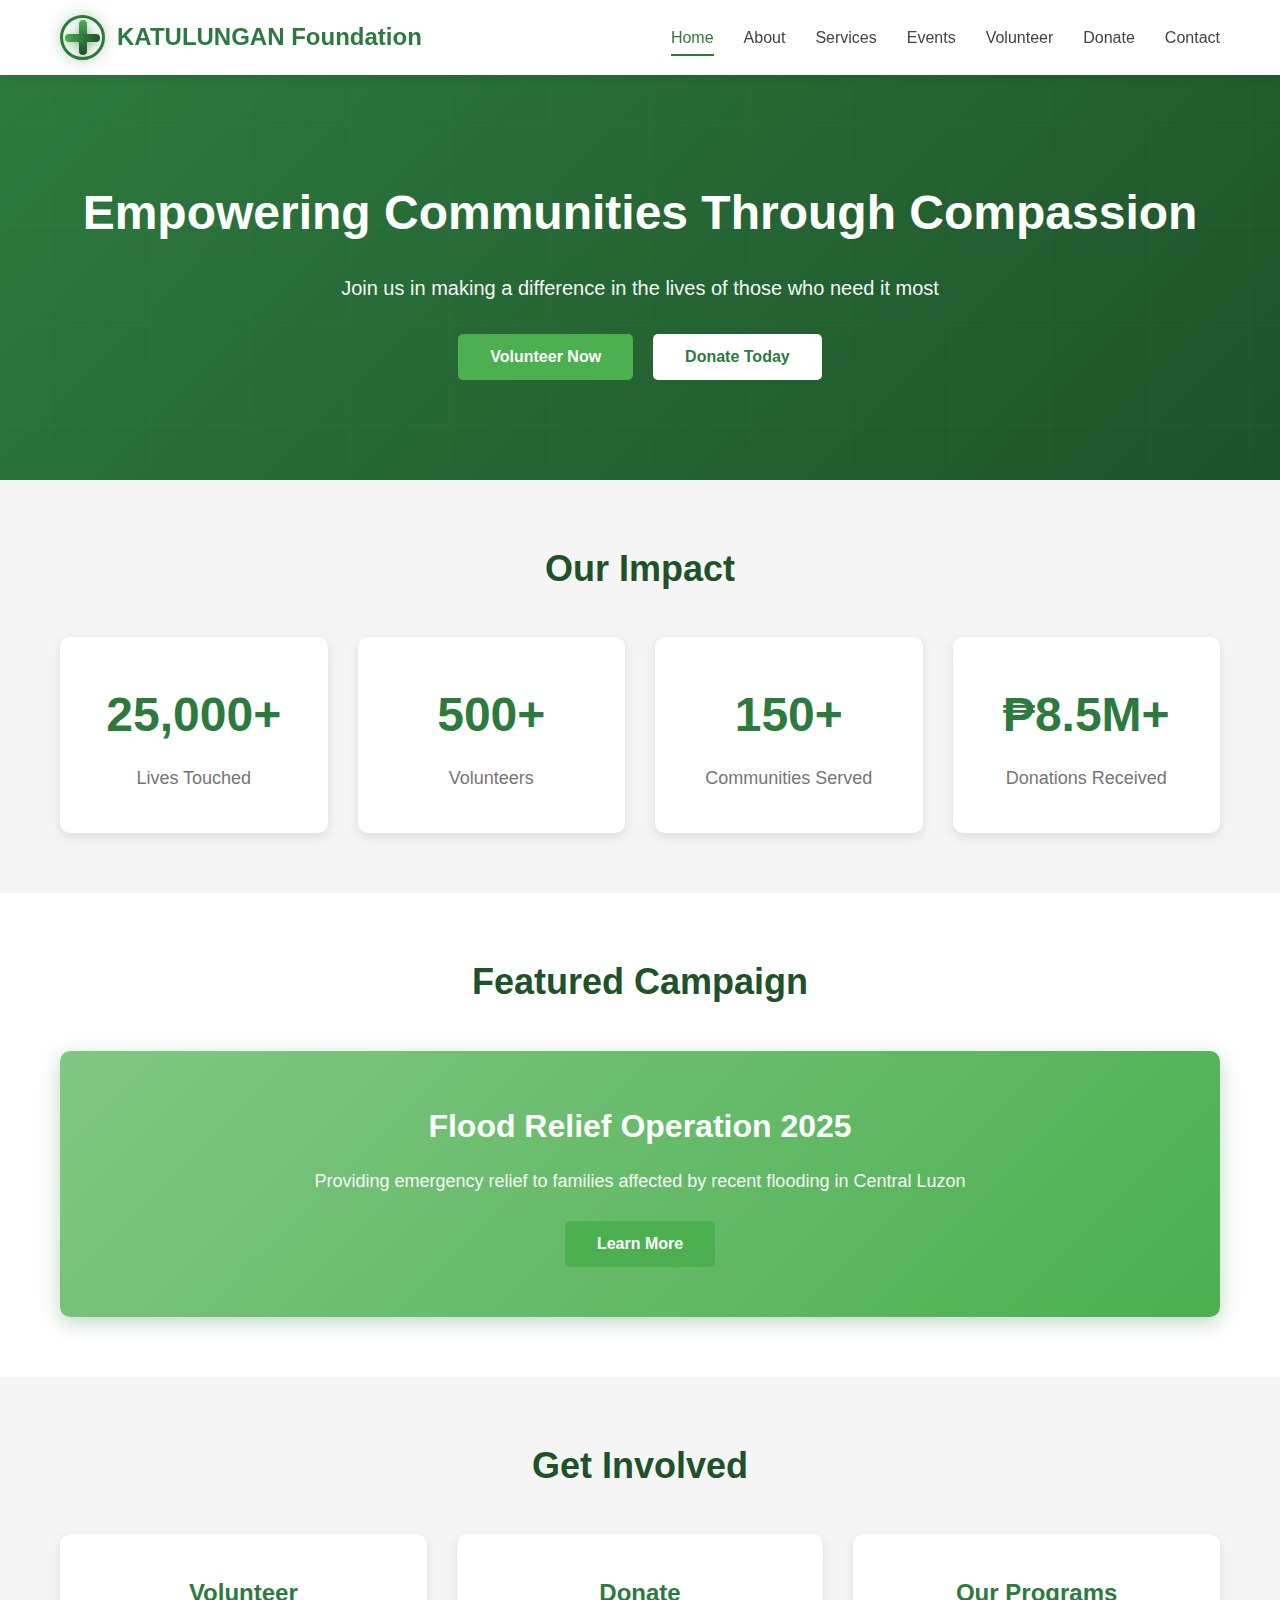
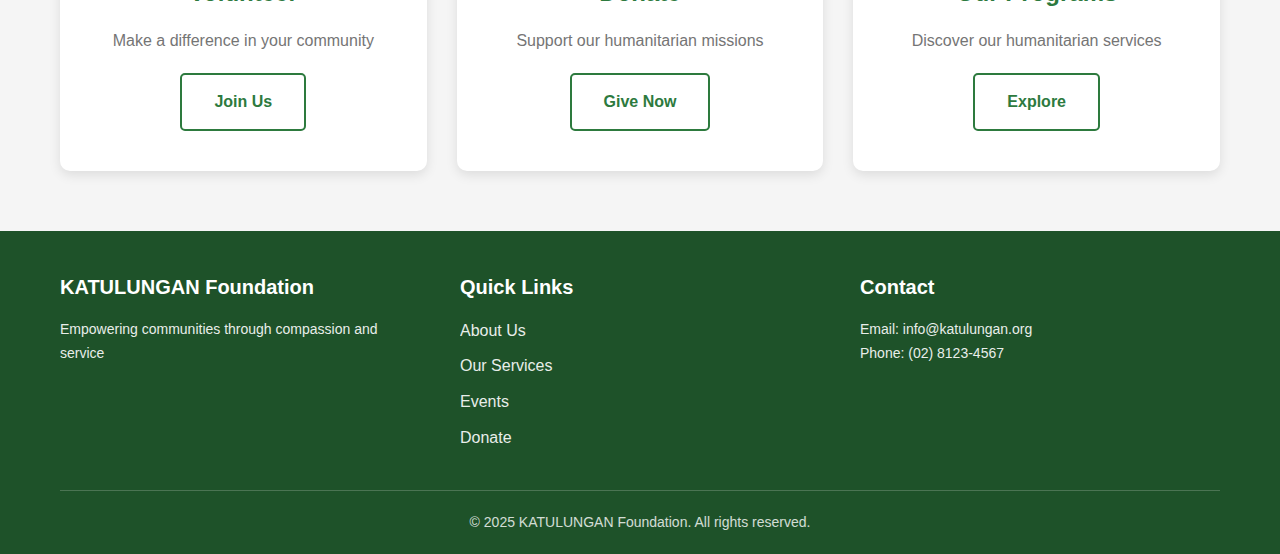
<file: index.html>
<!DOCTYPE html>
<html lang="en">
<head>
    <meta charset="UTF-8">
    <meta name="viewport" content="width=device-width, initial-scale=1.0">
    <title>KATULUNGAN Foundation - Empowering Communities</title>
    <link rel="stylesheet" href="style.css">
</head>
<body>
    <nav class="navbar">
        <div class="container">
            <div class="logo">
                <div class="logo-cross">
                    <div class="cross-vertical"></div>
                    <div class="cross-horizontal"></div>
                    <div class="cross-circle"></div>
                </div>
                <span class="logo-text">KATULUNGAN Foundation</span>
            </div>
            <ul class="nav-links">
                <li><a href="index.html" class="active">Home</a></li>
                <li><a href="about.html">About</a></li>
                <li><a href="services.html">Services</a></li>
                <li><a href="events.html">Events</a></li>
                <li><a href="volunteer.html">Volunteer</a></li>
                <li><a href="donate.html">Donate</a></li>
                <li><a href="contact.html">Contact</a></li>
            </ul>
        </div>
    </nav>

    <section class="hero">
        <div class="hero-overlay"></div>
        <div class="hero-content">
            <h1>Empowering Communities Through Compassion</h1>
            <p>Join us in making a difference in the lives of those who need it most</p>
            <div class="cta-buttons">
                <button class="btn btn-primary" onclick="window.location.href='volunteer.html'">Volunteer Now</button>
                <button class="btn btn-secondary" onclick="window.location.href='donate.html'">Donate Today</button>
            </div>
        </div>
    </section>

    <section class="highlights">
        <div class="container">
            <h2>Our Impact</h2>
            <div class="stats-grid">
                <div class="stat-card">
                    <div class="stat-number">25,000+</div>
                    <div class="stat-label">Lives Touched</div>
                </div>
                <div class="stat-card">
                    <div class="stat-number">500+</div>
                    <div class="stat-label">Volunteers</div>
                </div>
                <div class="stat-card">
                    <div class="stat-number">150+</div>
                    <div class="stat-label">Communities Served</div>
                </div>
                <div class="stat-card">
                    <div class="stat-number">₱8.5M+</div>
                    <div class="stat-label">Donations Received</div>
                </div>
            </div>
        </div>
    </section>

    <section class="featured-campaign">
        <div class="container">
            <h2>Featured Campaign</h2>
            <div class="campaign-highlight" id="campaignHighlight">
                <div class="campaign-card">
                    <h3>Flood Relief Operation 2025</h3>
                    <p>Providing emergency relief to families affected by recent flooding in Central Luzon</p>
                    <button class="btn btn-primary" id="learnMoreBtn">Learn More</button>
                </div>
            </div>
        </div>
    </section>

    <section class="quick-links">
        <div class="container">
            <h2>Get Involved</h2>
            <div class="links-grid">
                <div class="link-card">
                    <h3>Volunteer</h3>
                    <p>Make a difference in your community</p>
                    <a href="volunteer.html" class="btn btn-outline">Join Us</a>
                </div>
                <div class="link-card">
                    <h3>Donate</h3>
                    <p>Support our humanitarian missions</p>
                    <a href="donate.html" class="btn btn-outline">Give Now</a>
                </div>
                <div class="link-card">
                    <h3>Our Programs</h3>
                    <p>Discover our humanitarian services</p>
                    <a href="services.html" class="btn btn-outline">Explore</a>
                </div>
            </div>
        </div>
    </section>

    <!-- Modal for Campaign Highlight -->
    <div id="campaignModal" class="modal">
        <div class="modal-content">
            <span class="close">&times;</span>
            <h2>Flood Relief Operation 2025</h2>
            <p>Our emergency response team is actively working in Central Luzon to provide:</p>
            <ul>
                <li>Emergency food packages to 5,000 families</li>
                <li>Clean water and hygiene kits</li>
                <li>Medical assistance and supplies</li>
                <li>Temporary shelter materials</li>
            </ul>
            <p><strong>Your support makes this possible.</strong></p>
            <button class="btn btn-primary" onclick="window.location.href='donate.html'">Support This Campaign</button>
        </div>
    </div>

    <footer>
        <div class="container">
            <div class="footer-content">
                <div class="footer-section">
                    <h4>KATULUNGAN Foundation</h4>
                    <p>Empowering communities through compassion and service</p>
                </div>
                <div class="footer-section">
                    <h4>Quick Links</h4>
                    <ul>
                        <li><a href="about.html">About Us</a></li>
                        <li><a href="services.html">Our Services</a></li>
                        <li><a href="events.html">Events</a></li>
                        <li><a href="donate.html">Donate</a></li>
                    </ul>
                </div>
                <div class="footer-section">
                    <h4>Contact</h4>
                    <p>Email: info@katulungan.org</p>
                    <p>Phone: (02) 8123-4567</p>
                </div>
            </div>
            <div class="footer-bottom">
                <p>&copy; 2025 KATULUNGAN Foundation. All rights reserved.</p>
            </div>
        </div>
    </footer>

    <script src="main.js"></script>
</body>
</html>
</file>
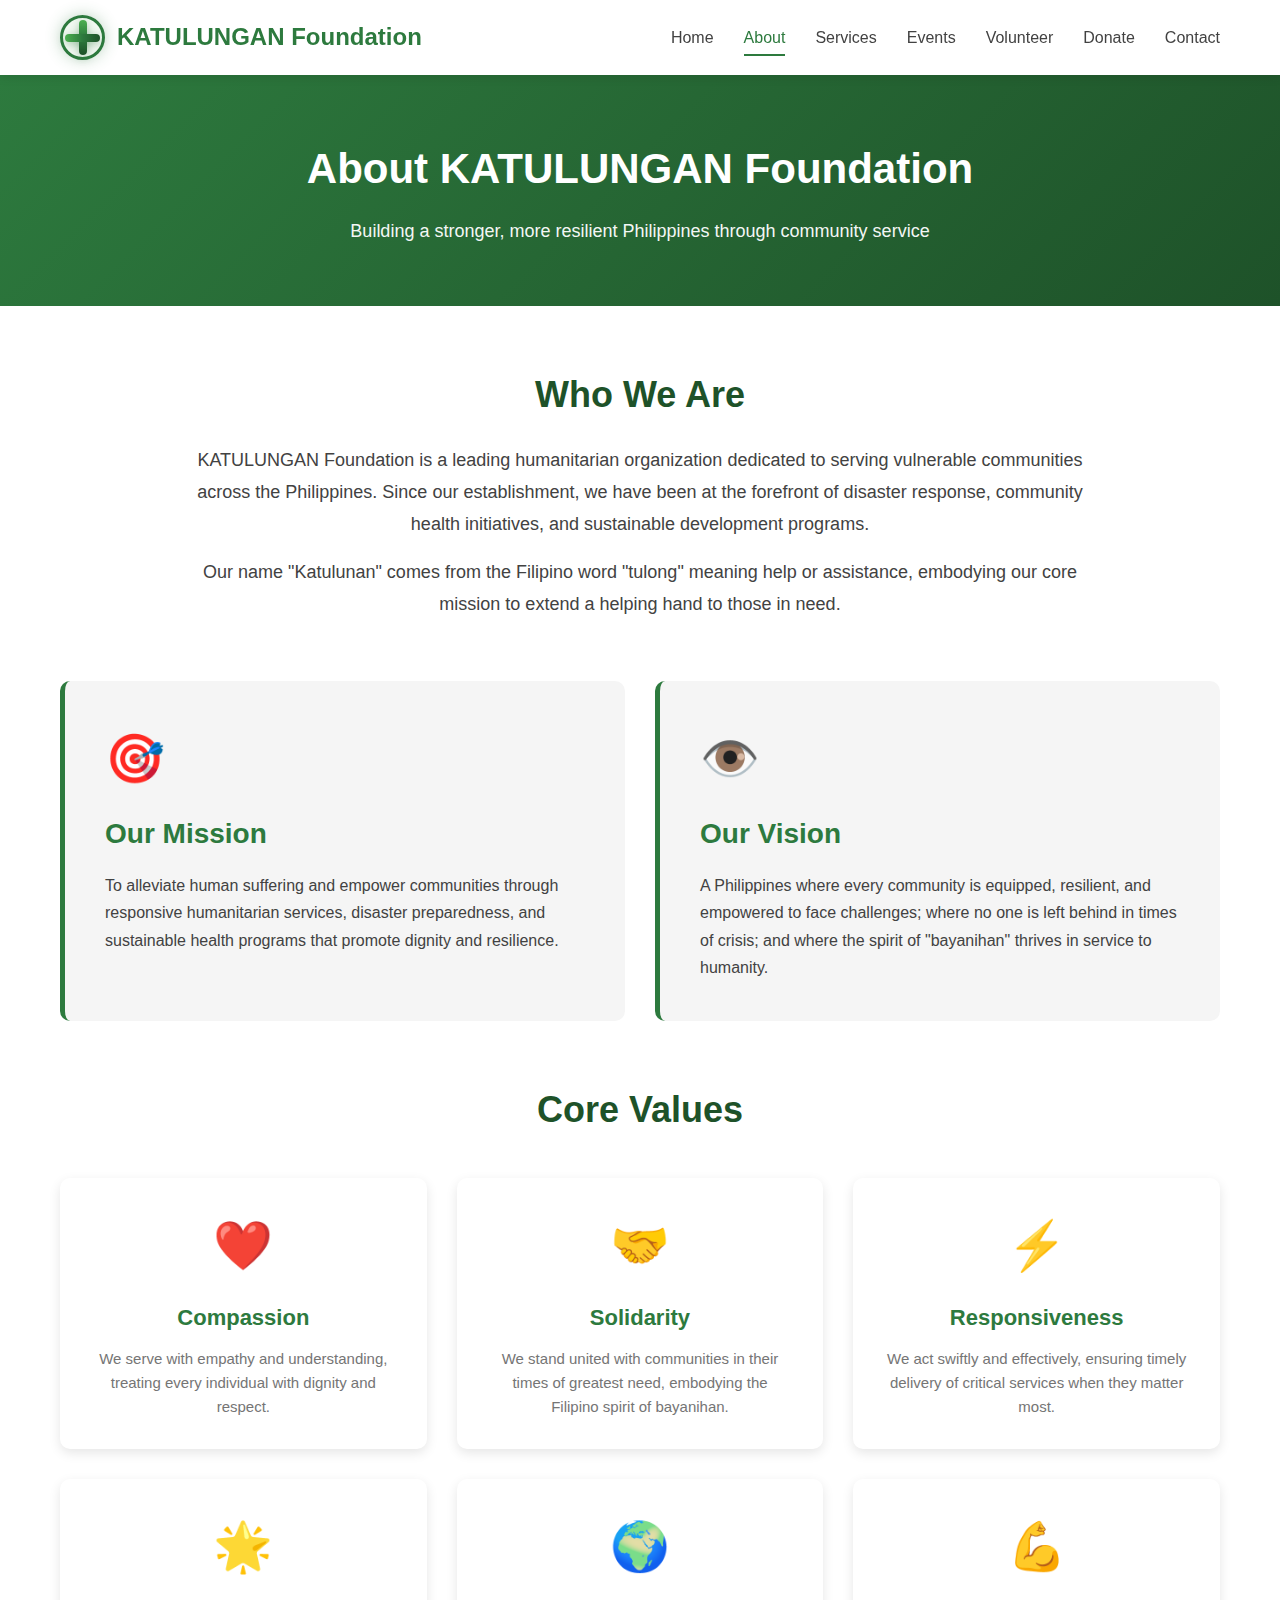
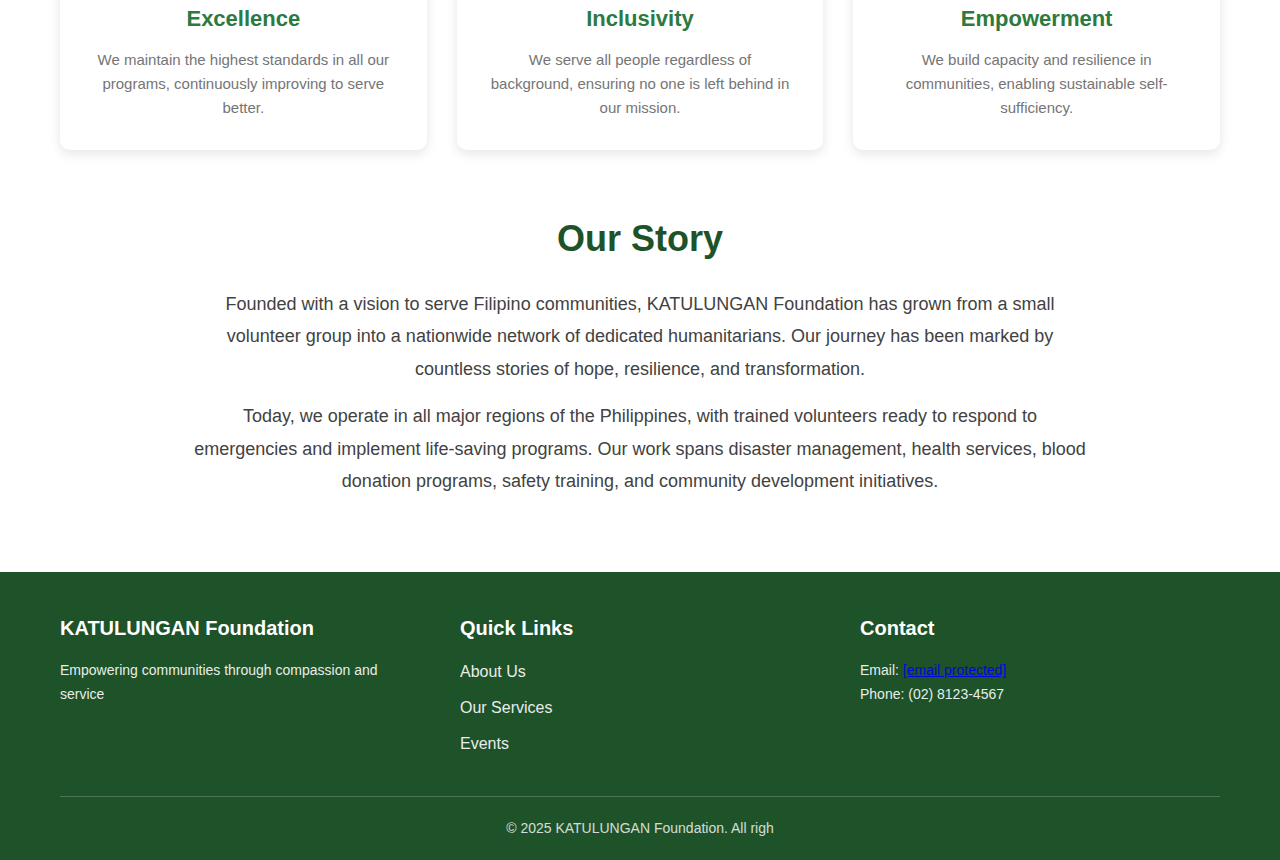
<file: About.html>
<!DOCTYPE html>
<html lang="en">
<head>
    <meta charset="UTF-8">
    <meta name="viewport" content="width=device-width, initial-scale=1.0">
    <title>About Us - KATULUNGAN Foundation</title>
    <link rel="stylesheet" href="style.css">
</head>
<body>
    <nav class="navbar">
        <div class="container">
            <div class="logo">
                <div class="logo-cross">
                    <div class="cross-vertical"></div>
                    <div class="cross-horizontal"></div>
                    <div class="cross-circle"></div>
                </div>
                <span class="logo-text">KATULUNGAN Foundation</span>
            </div>
            <ul class="nav-links">
                <li><a href="index.html">Home</a></li>
                <li><a href="about.html" class="active">About</a></li>
                <li><a href="services.html">Services</a></li>
                <li><a href="events.html">Events</a></li>
                <li><a href="volunteer.html">Volunteer</a></li>
                <li><a href="donate.html">Donate</a></li>
                <li><a href="contact.html">Contact</a></li>
            </ul>
        </div>
    </nav>

    <section class="page-header">
        <div class="container">
            <h1>About KATULUNGAN Foundation</h1>
            <p>Building a stronger, more resilient Philippines through community service</p>
        </div>
    </section>

    <section class="about-content">
        <div class="container">
            <div class="about-intro">
                <h2>Who We Are</h2>
                <p>KATULUNGAN Foundation is a leading humanitarian organization dedicated to serving vulnerable communities across the Philippines. Since our establishment, we have been at the forefront of disaster response, community health initiatives, and sustainable development programs.</p>
                <p>Our name "Katulunan" comes from the Filipino word "tulong" meaning help or assistance, embodying our core mission to extend a helping hand to those in need.</p>
            </div>

            <div class="mvv-section">
                <div class="mvv-card">
                    <div class="mvv-icon">🎯</div>
                    <h3>Our Mission</h3>
                    <p>To alleviate human suffering and empower communities through responsive humanitarian services, disaster preparedness, and sustainable health programs that promote dignity and resilience.</p>
                </div>

                <div class="mvv-card">
                    <div class="mvv-icon">👁️</div>
                    <h3>Our Vision</h3>
                    <p>A Philippines where every community is equipped, resilient, and empowered to face challenges; where no one is left behind in times of crisis; and where the spirit of "bayanihan" thrives in service to humanity.</p>
                </div>
            </div>

            <div class="values-section">
                <h2>Core Values</h2>
                <div class="values-grid">
                    <div class="value-card">
                        <div class="value-icon">❤️</div>
                        <h4>Compassion</h4>
                        <p>We serve with empathy and understanding, treating every individual with dignity and respect.</p>
                    </div>
                    <div class="value-card">
                        <div class="value-icon">🤝</div>
                        <h4>Solidarity</h4>
                        <p>We stand united with communities in their times of greatest need, embodying the Filipino spirit of bayanihan.</p>
                    </div>
                    <div class="value-card">
                        <div class="value-icon">⚡</div>
                        <h4>Responsiveness</h4>
                        <p>We act swiftly and effectively, ensuring timely delivery of critical services when they matter most.</p>
                    </div>
                    <div class="value-card">
                        <div class="value-icon">🌟</div>
                        <h4>Excellence</h4>
                        <p>We maintain the highest standards in all our programs, continuously improving to serve better.</p>
                    </div>
                    <div class="value-card">
                        <div class="value-icon">🌍</div>
                        <h4>Inclusivity</h4>
                        <p>We serve all people regardless of background, ensuring no one is left behind in our mission.</p>
                    </div>
                    <div class="value-card">
                        <div class="value-icon">💪</div>
                        <h4>Empowerment</h4>
                        <p>We build capacity and resilience in communities, enabling sustainable self-sufficiency.</p>
                    </div>
                </div>
            </div>

            <div class="history-section">
                <h2>Our Story</h2>
                <p>Founded with a vision to serve Filipino communities, KATULUNGAN Foundation has grown from a small volunteer group into a nationwide network of dedicated humanitarians. Our journey has been marked by countless stories of hope, resilience, and transformation.</p>
                <p>Today, we operate in all major regions of the Philippines, with trained volunteers ready to respond to emergencies and implement life-saving programs. Our work spans disaster management, health services, blood donation programs, safety training, and community development initiatives.</p>
            </div>
        </div>
    </section>

    <footer>
        <div class="container">
            <div class="footer-content">
                <div class="footer-section">
                    <h4>KATULUNGAN Foundation</h4>
                    <p>Empowering communities through compassion and service</p>
                </div>
                <div class="footer-section">
                    <h4>Quick Links</h4>
                    <ul>
                        <li><a href="about.html">About Us</a></li>
                        <li><a href="services.html">Our Services</a></li>
                        <li><a href="events.html">Events</a></li>
                    </ul>
                </div>
                <div class="footer-section">
                    <h4>Contact</h4>
                    <p>Email: <a href="/cdn-cgi/l/email-protection" class="__cf_email__" data-cfemail="e68f888089a68d8792938a93888788c8899481">[email&#160;protected]</a></p>
                    <p>Phone: (02) 8123-4567</p>
                </div>
            </div>
            <div class="footer-bottom">
                <p>&copy; 2025 KATULUNGAN Foundation. All righ
</file>
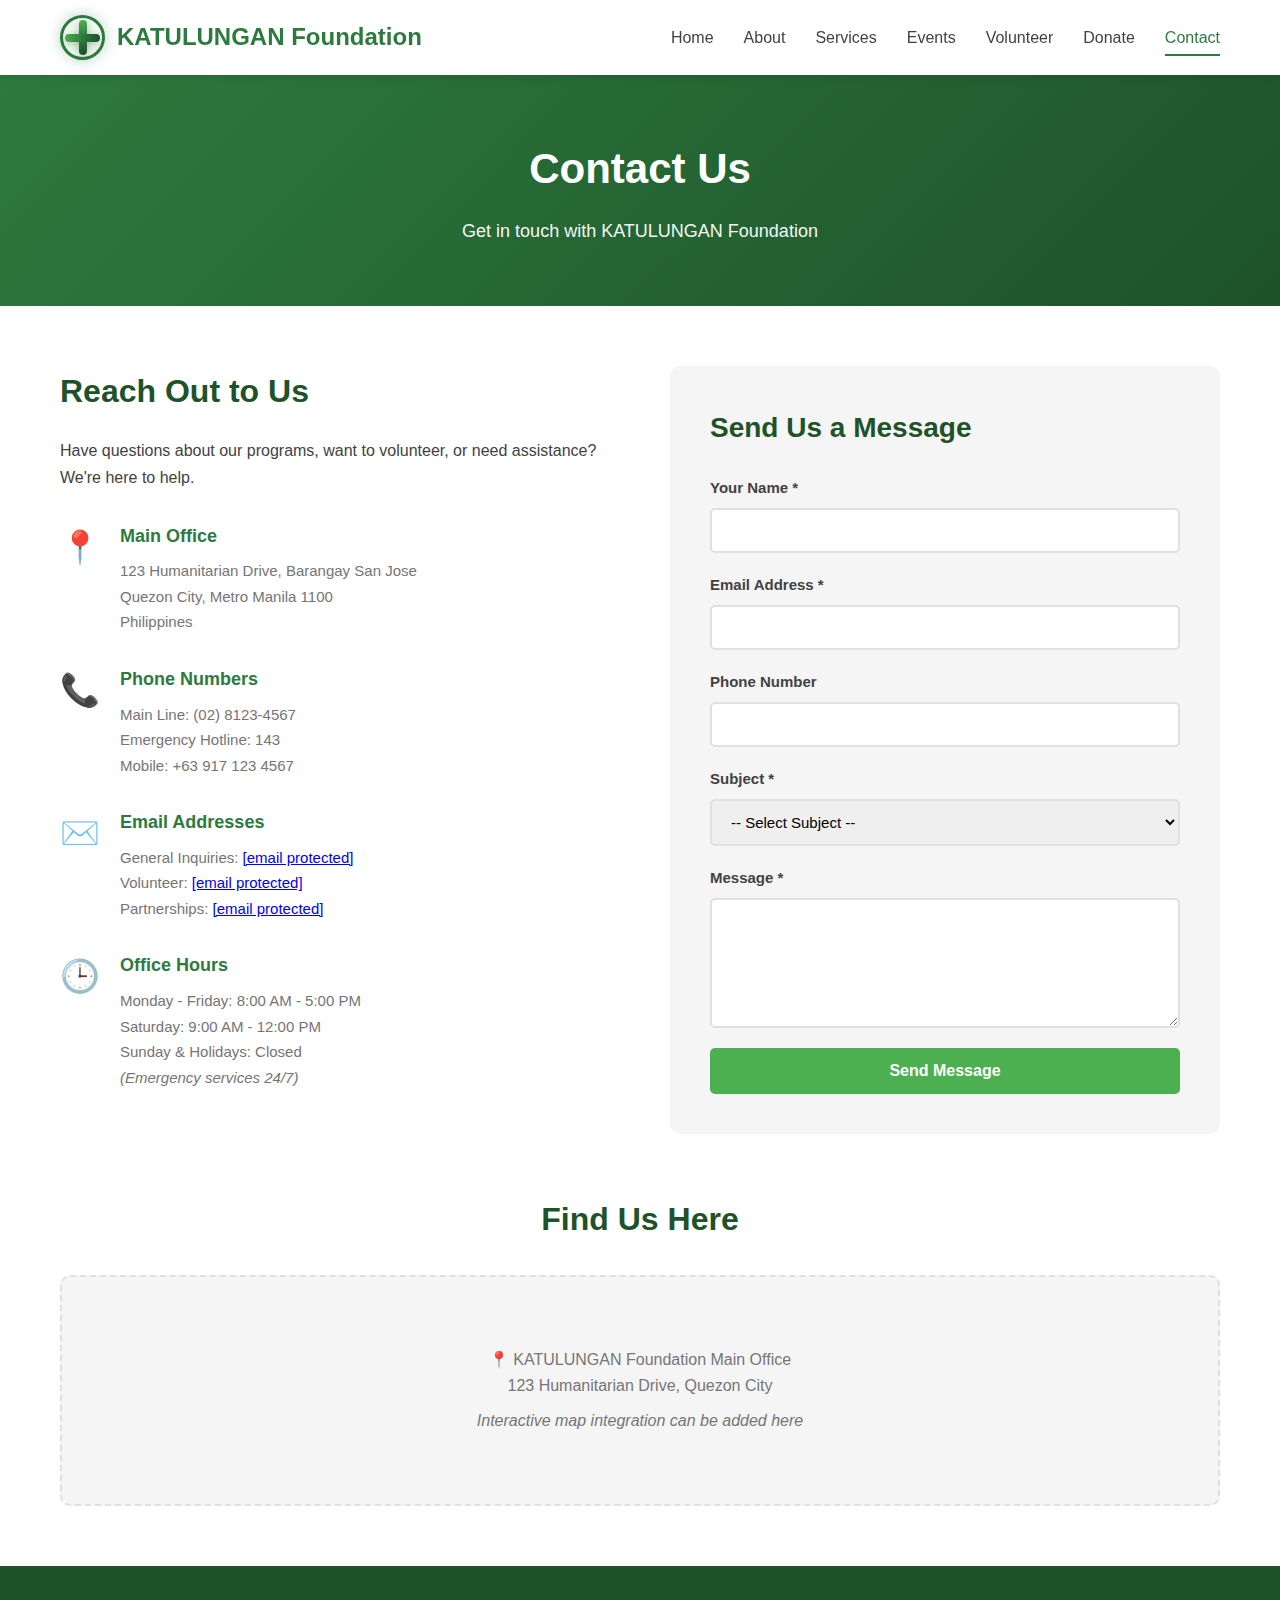
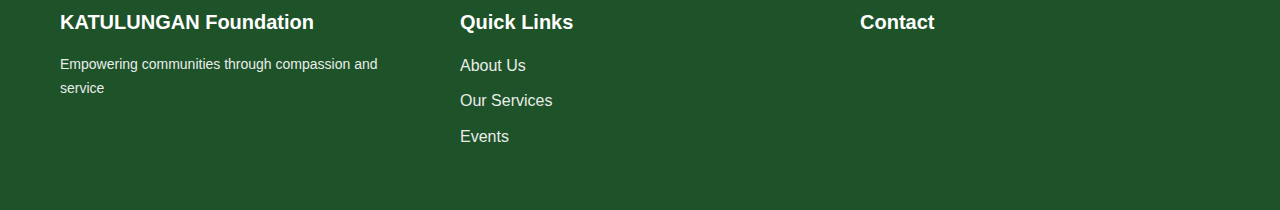
<file: Contact.html>
<!DOCTYPE html>
<html lang="en">
<head>
    <meta charset="UTF-8">
    <meta name="viewport" content="width=device-width, initial-scale=1.0">
    <title>Contact Us - KATULUNGAN Foundation</title>
    <link rel="stylesheet" href="style.css">
</head>
<body>
    <nav class="navbar">
        <div class="container">
            <div class="logo">
                <div class="logo-cross">
                    <div class="cross-vertical"></div>
                    <div class="cross-horizontal"></div>
                    <div class="cross-circle"></div>
                </div>
                <span class="logo-text">KATULUNGAN Foundation</span>
            </div>
            <ul class="nav-links">
                <li><a href="index.html">Home</a></li>
                <li><a href="about.html">About</a></li>
                <li><a href="services.html">Services</a></li>
                <li><a href="events.html">Events</a></li>
                <li><a href="volunteer.html">Volunteer</a></li>
                <li><a href="donate.html">Donate</a></li>
                <li><a href="contact.html" class="active">Contact</a></li>
            </ul>
        </div>
    </nav>

    <section class="page-header">
        <div class="container">
            <h1>Contact Us</h1>
            <p>Get in touch with KATULUNGAN Foundation</p>
        </div>
    </section>

    <section class="contact-section">
        <div class="container">
            <div class="contact-grid">
                <div class="contact-info">
                    <h2>Reach Out to Us</h2>
                    <p>Have questions about our programs, want to volunteer, or need assistance? We're here to help.</p>

                    <div class="contact-details">
                        <div class="contact-item">
                            <div class="contact-icon">📍</div>
                            <div>
                                <h4>Main Office</h4>
                                <p>123 Humanitarian Drive, Barangay San Jose<br>
                                Quezon City, Metro Manila 1100<br>
                                Philippines</p>
                            </div>
                        </div>

                        <div class="contact-item">
                            <div class="contact-icon">📞</div>
                            <div>
                                <h4>Phone Numbers</h4>
                                <p>Main Line: (02) 8123-4567<br>
                                Emergency Hotline: 143<br>
                                Mobile: +63 917 123 4567</p>
                            </div>
                        </div>

                        <div class="contact-item">
                            <div class="contact-icon">✉️</div>
                            <div>
                                <h4>Email Addresses</h4>
                                <p>General Inquiries: <a href="/cdn-cgi/l/email-protection" class="__cf_email__" data-cfemail="9af3f4fcf5daf1fbeeeff6eff4fbf4b4f5e8fd">[email&#160;protected]</a><br>
                                Volunteer: <a href="/cdn-cgi/l/email-protection" class="__cf_email__" data-cfemail="3e4851524b504a5b5b4c7e555f4a4b524b505f5010514c59">[email&#160;protected]</a><br>
                                Partnerships: <a href="/cdn-cgi/l/email-protection" class="__cf_email__" data-cfemail="166677646278736465567d7762637a6378777838796471">[email&#160;protected]</a></p>
                            </div>
                        </div>

                        <div class="contact-item">
                            <div class="contact-icon">🕒</div>
                            <div>
                                <h4>Office Hours</h4>
                                <p>Monday - Friday: 8:00 AM - 5:00 PM<br>
                                Saturday: 9:00 AM - 12:00 PM<br>
                                Sunday & Holidays: Closed<br>
                                <em>(Emergency services 24/7)</em></p>
                            </div>
                        </div>
                    </div>
                </div>

                <div class="contact-form-container">
                    <h2>Send Us a Message</h2>
                    <form id="contactForm" class="contact-form">
                        <div class="form-group">
                            <label for="contactName">Your Name *</label>
                            <input type="text" id="contactName" name="contactName" required>
                            <span class="error-message" id="contactNameError"></span>
                        </div>

                        <div class="form-group">
                            <label for="contactEmail">Email Address *</label>
                            <input type="email" id="contactEmail" name="contactEmail" required>
                            <span class="error-message" id="contactEmailError"></span>
                        </div>

                        <div class="form-group">
                            <label for="contactPhone">Phone Number</label>
                            <input type="tel" id="contactPhone" name="contactPhone">
                        </div>

                        <div class="form-group">
                            <label for="subject">Subject *</label>
                            <select id="subject" name="subject" required>
                                <option value="">-- Select Subject --</option>
                                <option value="general">General Inquiry</option>
                                <option value="volunteer">Volunteer Information</option>
                                <option value="donation">Donation & Support</option>
                                <option value="partnership">Partnership Opportunities</option>
                                <option value="emergency">Emergency Assistance</option>
                                <option value="feedback">Feedback</option>
                                <option value="other">Other</option>
                            </select>
                            <span class="error-message" id="subjectError"></span>
                        </div>

                        <div class="form-group">
                            <label for="message">Message *</label>
                            <textarea id="message" name="message" rows="6" required></textarea>
                            <span class="error-message" id="messageError"></span>
                        </div>

                        <button type="submit" class="btn btn-primary">Send Message</button>
                    </form>

                    <div id="contactSuccessMessage" class="success-message" style="display: none;">
                        <h3>✓ Message Sent!</h3>
                        <p>Thank you for contacting us. We'll get back to you as soon as possible.</p>
                    </div>
                </div>
            </div>

            <div class="map-section">
                <h2>Find Us Here</h2>
                <div class="map-placeholder">
                    <p>📍 KATULUNGAN Foundation Main Office<br>123 Humanitarian Drive, Quezon City</p>
                    <p><em>Interactive map integration can be added here</em></p>
                </div>
            </div>
        </div>
    </section>

    <footer>
        <div class="container">
            <div class="footer-content">
                <div class="footer-section">
                    <h4>KATULUNGAN Foundation</h4>
                    <p>Empowering communities through compassion and service</p>
                </div>
                <div class="footer-section">
                    <h4>Quick Links</h4>
                    <ul>
                        <li><a href="about.html">About Us</a></li>
                        <li><a href="services.html">Our Services</a></li>
                        <li><a href="events.html">Events</a></li>
                    </ul>
                </div>
                <div class="footer-section">
                    <h4>Contact
</file>
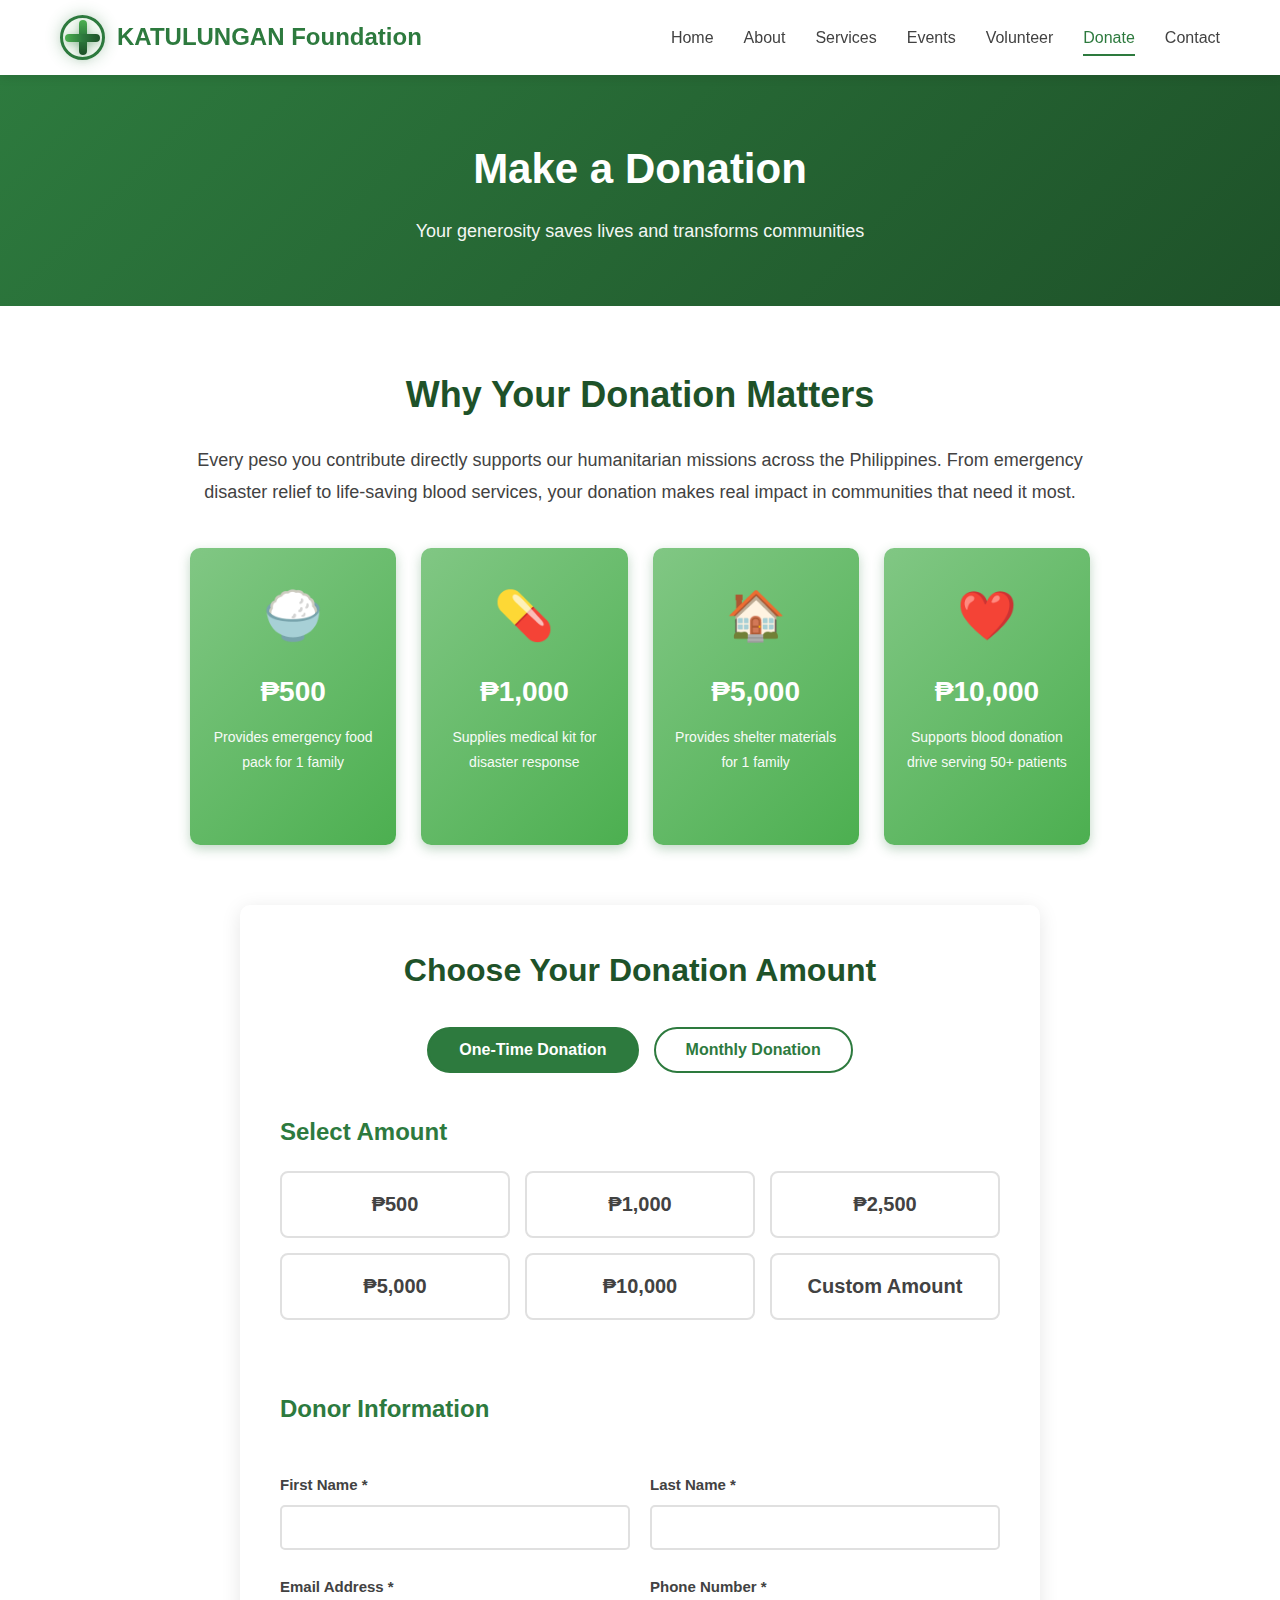
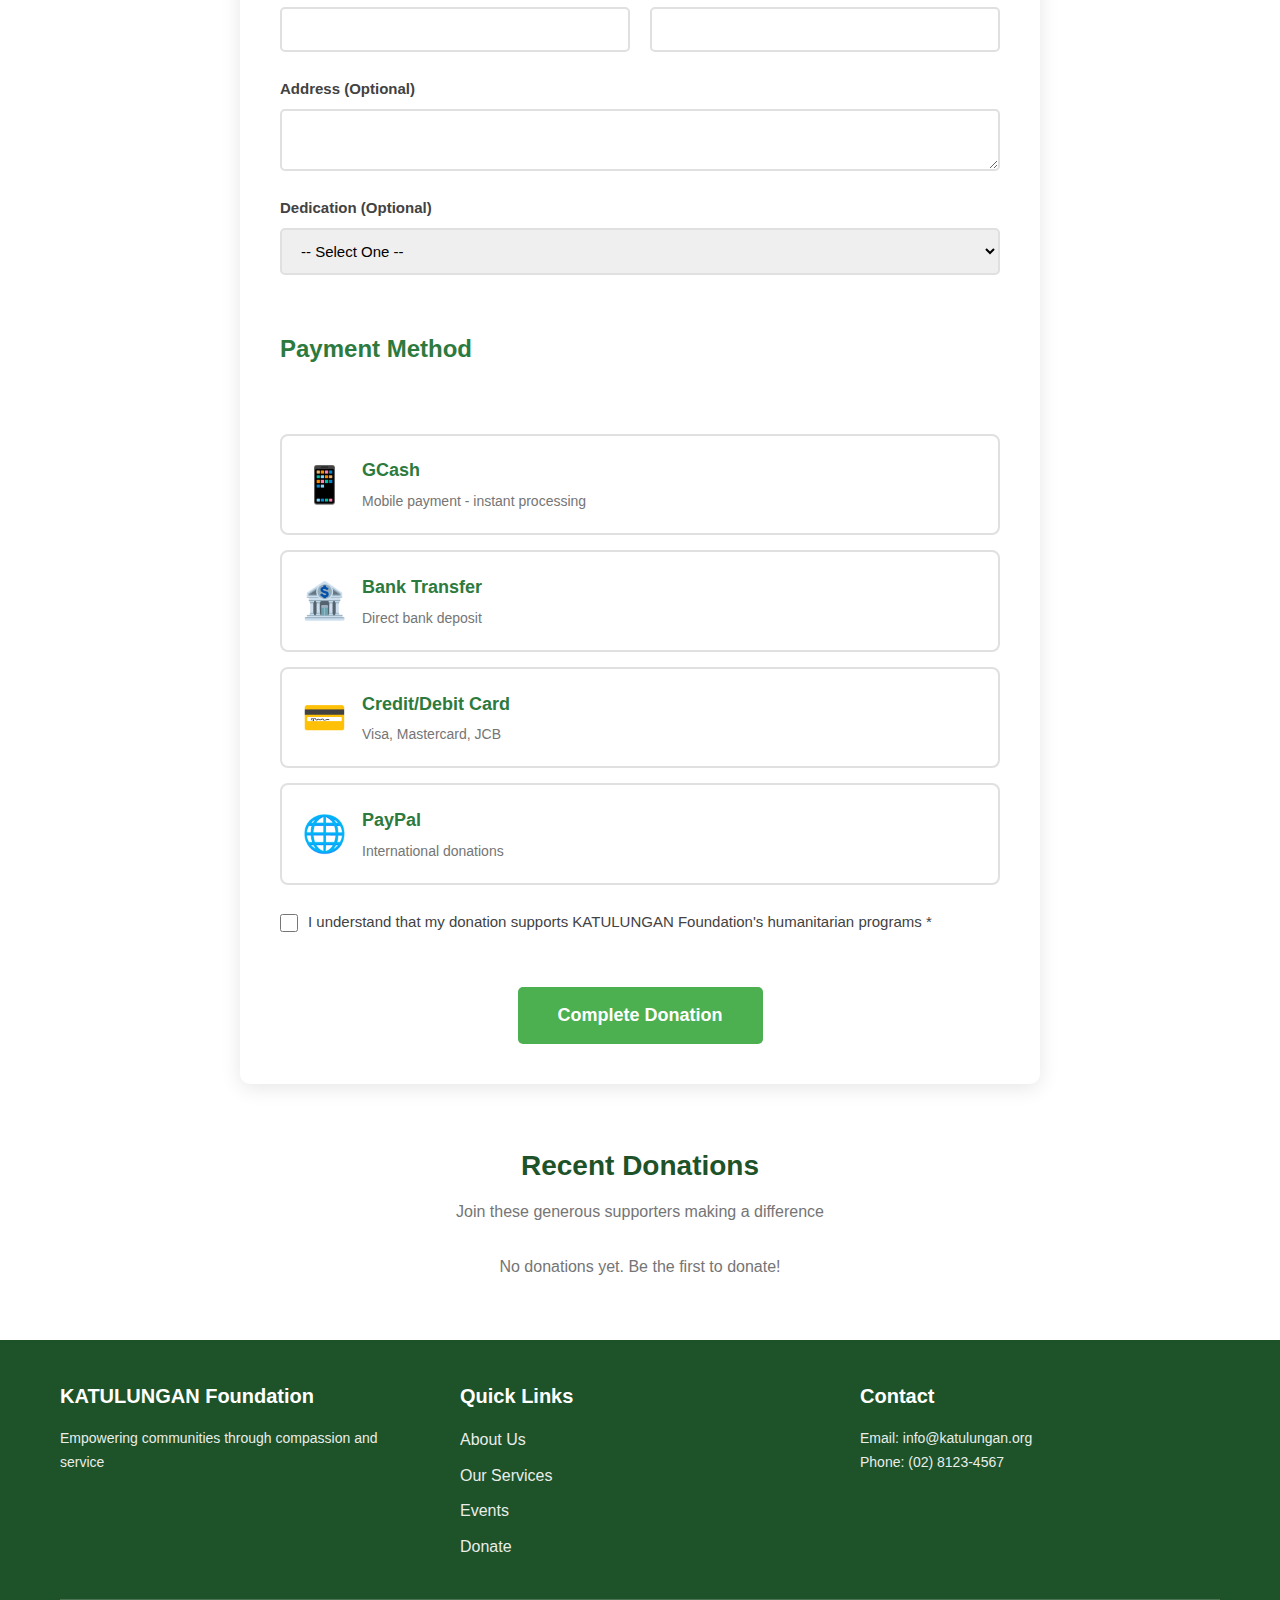
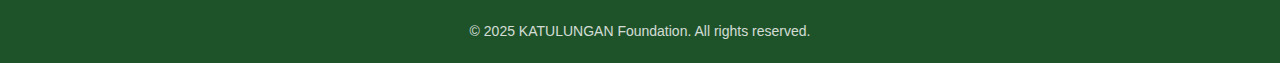
<file: Donate.html>
<!DOCTYPE html>
<html lang="en">
<head>
    <meta charset="UTF-8">
    <meta name="viewport" content="width=device-width, initial-scale=1.0">
    <title>Donate - KATULUNGAN Foundation</title>
    <link rel="stylesheet" href="style.css">
</head>
<body>
    <nav class="navbar">
        <div class="container">
            <div class="logo">
                <div class="logo-cross">
                    <div class="cross-vertical"></div>
                    <div class="cross-horizontal"></div>
                    <div class="cross-circle"></div>
                </div>
                <span class="logo-text">KATULUNGAN Foundation</span>
            </div>
            <ul class="nav-links">
                <li><a href="index.html">Home</a></li>
                <li><a href="about.html">About</a></li>
                <li><a href="services.html">Services</a></li>
                <li><a href="events.html">Events</a></li>
                <li><a href="volunteer.html">Volunteer</a></li>
                <li><a href="donate.html" class="active">Donate</a></li>
                <li><a href="contact.html">Contact</a></li>
            </ul>
        </div>
    </nav>

    <section class="page-header">
        <div class="container">
            <h1>Make a Donation</h1>
            <p>Your generosity saves lives and transforms communities</p>
        </div>
    </section>

    <section class="donate-section">
        <div class="container">
            <div class="donate-intro">
                <h2>Why Your Donation Matters</h2>
                <p>Every peso you contribute directly supports our humanitarian missions across the Philippines. From emergency disaster relief to life-saving blood services, your donation makes real impact in communities that need it most.</p>
                
                <div class="impact-grid">
                    <div class="impact-card">
                        <div class="impact-icon">🍚</div>
                        <h4>₱500</h4>
                        <p>Provides emergency food pack for 1 family</p>
                    </div>
                    <div class="impact-card">
                        <div class="impact-icon">💊</div>
                        <h4>₱1,000</h4>
                        <p>Supplies medical kit for disaster response</p>
                    </div>
                    <div class="impact-card">
                        <div class="impact-icon">🏠</div>
                        <h4>₱5,000</h4>
                        <p>Provides shelter materials for 1 family</p>
                    </div>
                    <div class="impact-card">
                        <div class="impact-icon">❤️</div>
                        <h4>₱10,000</h4>
                        <p>Supports blood donation drive serving 50+ patients</p>
                    </div>
                </div>
            </div>

            <div class="donation-container">
                <h2>Choose Your Donation Amount</h2>
                
                <div class="donation-type-toggle">
                    <button class="type-btn active" data-type="one-time">One-Time Donation</button>
                    <button class="type-btn" data-type="monthly">Monthly Donation</button>
                </div>

                <div class="amount-selection">
                    <h3>Select Amount</h3>
                    <div class="amount-grid">
                        <button class="amount-btn" data-amount="500">₱500</button>
                        <button class="amount-btn" data-amount="1000">₱1,000</button>
                        <button class="amount-btn" data-amount="2500">₱2,500</button>
                        <button class="amount-btn" data-amount="5000">₱5,000</button>
                        <button class="amount-btn" data-amount="10000">₱10,000</button>
                        <button class="amount-btn custom-btn">Custom Amount</button>
                    </div>

                    <div class="custom-amount-input" id="customAmountContainer" style="display: none;">
                        <label for="customAmount">Enter Custom Amount (₱)</label>
                        <input type="number" id="customAmount" min="100" placeholder="Enter amount in pesos">
                    </div>
                </div>

                <form id="donationForm" class="donation-form">
                    <input type="hidden" id="selectedAmount" name="selectedAmount" value="">
                    <input type="hidden" id="donationType" name="donationType" value="one-time">

                    <h3>Donor Information</h3>
                    
                    <div class="form-row">
                        <div class="form-group">
                            <label for="donorFirstName">First Name *</label>
                            <input type="text" id="donorFirstName" name="donorFirstName" required>
                            <span class="error-message" id="donorFirstNameError"></span>
                        </div>
                        <div class="form-group">
                            <label for="donorLastName">Last Name *</label>
                            <input type="text" id="donorLastName" name="donorLastName" required>
                            <span class="error-message" id="donorLastNameError"></span>
                        </div>
                    </div>

                    <div class="form-row">
                        <div class="form-group">
                            <label for="donorEmail">Email Address *</label>
                            <input type="email" id="donorEmail" name="donorEmail" required>
                            <span class="error-message" id="donorEmailError"></span>
                        </div>
                        <div class="form-group">
                            <label for="donorPhone">Phone Number *</label>
                            <input type="tel" id="donorPhone" name="donorPhone" required>
                            <span class="error-message" id="donorPhoneError"></span>
                        </div>
                    </div>

                    <div class="form-group">
                        <label for="donorAddress">Address (Optional)</label>
                        <textarea id="donorAddress" name="donorAddress" rows="2"></textarea>
                    </div>

                    <div class="form-group">
                        <label for="dedicationType">Dedication (Optional)</label>
                        <select id="dedicationType" name="dedicationType">
                            <option value="">-- Select One --</option>
                            <option value="in-honor">In Honor Of</option>
                            <option value="in-memory">In Memory Of</option>
                            <option value="none">No Dedication</option>
                        </select>
                    </div>

                    <div class="form-group" id="dedicationNameContainer" style="display: none;">
                        <label for="dedicationName">Honoree/Memorial Name</label>
                        <input type="text" id="dedicationName" name="dedicationName">
                    </div>

                    <h3>Payment Method</h3>
                    
                    <div class="payment-methods">
                        <div class="payment-option">
                            <input type="radio" id="gcash" name="paymentMethod" value="gcash" required>
                            <label for="gcash" class="payment-label">
                                <div class="payment-icon">📱</div>
                                <div>
                                    <strong>GCash</strong>
                                    <p>Mobile payment - instant processing</p>
                                </div>
                            </label>
                        </div>

                        <div class="payment-option">
                            <input type="radio" id="bank" name="paymentMethod" value="bank">
                            <label for="bank" class="payment-label">
                                <div class="payment-icon">🏦</div>
                                <div>
                                    <strong>Bank Transfer</strong>
                                    <p>Direct bank deposit</p>
                                </div>
                            </label>
                        </div>

                        <div class="payment-option">
                            <input type="radio" id="card" name="paymentMethod" value="card">
                            <label for="card" class="payment-label">
                                <div class="payment-icon">💳</div>
                                <div>
                                    <strong>Credit/Debit Card</strong>
                                    <p>Visa, Mastercard, JCB</p>
                                </div>
                            </label>
                        </div>

                        <div class="payment-option">
                            <input type="radio" id="paypal" name="paymentMethod" value="paypal">
                            <label for="paypal" class="payment-label">
                                <div class="payment-icon">🌐</div>
                                <div>
                                    <strong>PayPal</strong>
                                    <p>International donations</p>
                                </div>
                            </label>
                        </div>
                    </div>
                    <span class="error-message" id="paymentMethodError"></span>

                    <div id="paymentInstructions" class="payment-instructions" style="display: none;">
                        <!-- Payment instructions will be dynamically shown here -->
                    </div>

                    <div class="form-group checkbox-group">
                        <label>
                            <input type="checkbox" id="donorTerms" name="donorTerms" required>
                            I understand that my donation supports KATULUNGAN Foundation's humanitarian programs *
                        </label>
                        <span class="error-message" id="donorTermsError"></span>
                    </div>

                    <div class="donation-summary" id="donationSummary" style="display: none;">
                        <h3>Donation Summary</h3>
                        <div class="summary-row">
                            <span>Donation Type:</span>
                            <strong id="summaryType">One-Time</strong>
                        </div>
                        <div class="summary-row">
                            <span>Amount:</span>
                            <strong id="summaryAmount">₱0</strong>
                        </div>
                        <div class="summary-row">
                            <span>Payment Method:</span>
                            <strong id="summaryPayment">-</strong>
                        </div>
                    </div>

                    <div class="form-actions">
                        <button type="submit" class="btn btn-primary btn-large">Complete Donation</button>
                    </div>
                </form>

                <div id="donationSuccessMessage" class="success-message" style="display: none;">
                    <h3>✓ Thank You for Your Generous Donation!</h3>
                    <p id="successDonationAmount"></p>
                    <p>Your contribution will directly support our humanitarian missions. A confirmation email has been sent to <strong id="successEmail"></strong>.</p>
                    <p><em>Note: This is a demo. No actual payment has been processed.</em></p>
                    <button class="btn btn-primary" onclick="location.reload()">Make Another Donation</button>
                </div>
            </div>

            <div class="recent-donations">
                <h3>Recent Donations</h3>
                <p class="donations-subtitle">Join these generous supporters making a difference</p>
                <div id="donationsList">
                    <!-- Will be populated by JavaScript from LocalStorage -->
                </div>
            </div>
        </div>
    </section>

    <footer>
        <div class="container">
            <div class="footer-content">
                <div class="footer-section">
                    <h4>KATULUNGAN Foundation</h4>
                    <p>Empowering communities through compassion and service</p>
                </div>
                <div class="footer-section">
                    <h4>Quick Links</h4>
                    <ul>
                        <li><a href="about.html">About Us</a></li>
                        <li><a href="services.html">Our Services</a></li>
                        <li><a href="events.html">Events</a></li>
                        <li><a href="donate.html">Donate</a></li>
                    </ul>
                </div>
                <div class="footer-section">
                    <h4>Contact</h4>
                    <p>Email: info@katulungan.org</p>
                    <p>Phone: (02) 8123-4567</p>
                </div>
            </div>
            <div class="footer-bottom">
                <p>&copy; 2025 KATULUNGAN Foundation. All rights reserved.</p>
            </div>
        </div>
    </footer>

    <script src="main.js"></script>
</body>
</html>
</file>
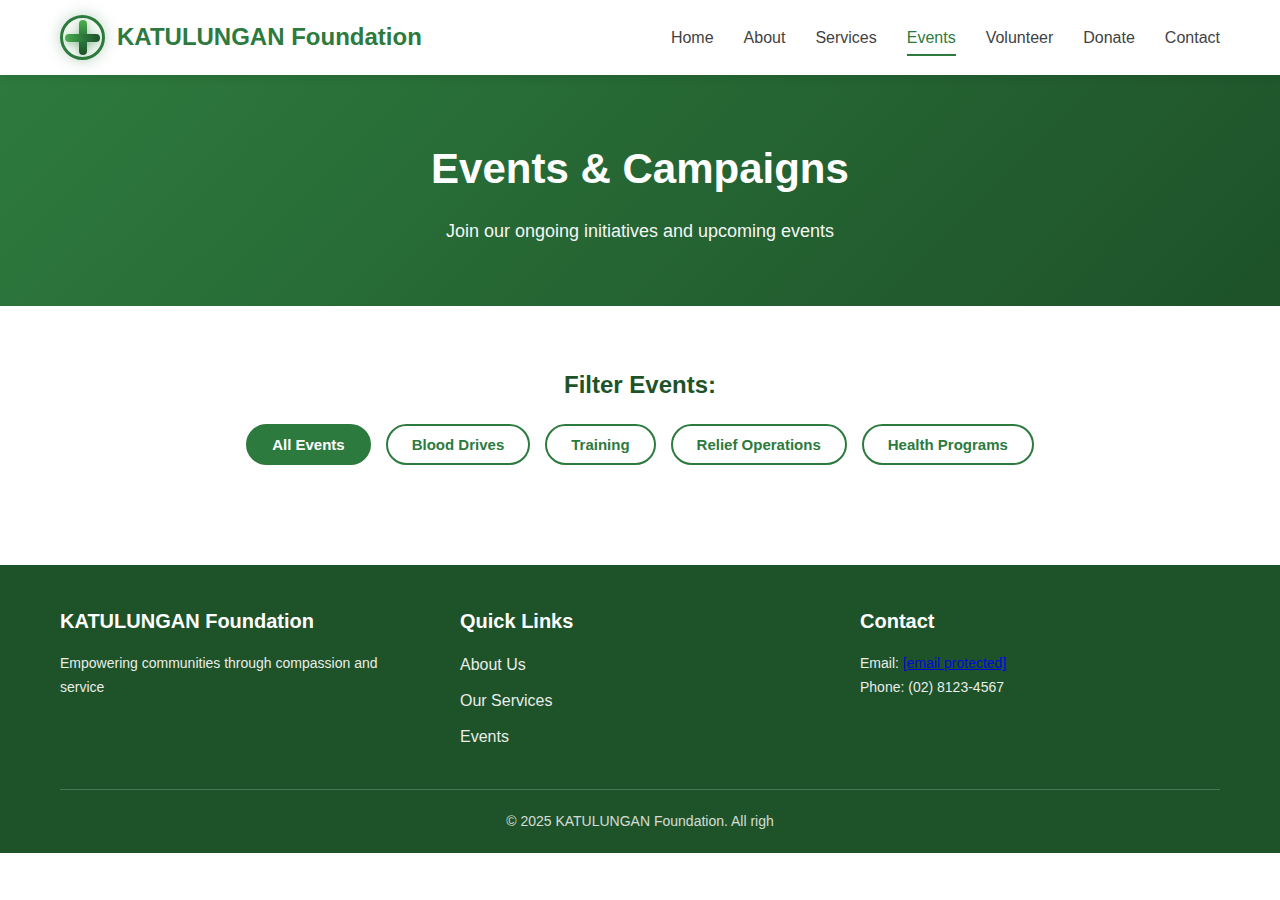
<file: Events.html>
<!DOCTYPE html>
<html lang="en">
<head>
    <meta charset="UTF-8">
    <meta name="viewport" content="width=device-width, initial-scale=1.0">
    <title>Events & Campaigns - KATULUNGAN Foundation</title>
    <link rel="stylesheet" href="style.css">
</head>
<body>
    <nav class="navbar">
        <div class="container">
            <div class="logo">
                <div class="logo-cross">
                    <div class="cross-vertical"></div>
                    <div class="cross-horizontal"></div>
                    <div class="cross-circle"></div>
                </div>
                <span class="logo-text">KATULUNGAN Foundation</span>
            </div>
            <ul class="nav-links">
                <li><a href="index.html">Home</a></li>
                <li><a href="about.html">About</a></li>
                <li><a href="services.html">Services</a></li>
                <li><a href="events.html" class="active">Events</a></li>
                <li><a href="volunteer.html">Volunteer</a></li>
                <li><a href="donate.html">Donate</a></li>
                <li><a href="contact.html">Contact</a></li>
            </ul>
        </div>
    </nav>

    <section class="page-header">
        <div class="container">
            <h1>Events & Campaigns</h1>
            <p>Join our ongoing initiatives and upcoming events</p>
        </div>
    </section>

    <section class="events-section">
        <div class="container">
            <div class="filter-controls">
                <h3>Filter Events:</h3>
                <div class="filter-buttons">
                    <button class="filter-btn active" data-filter="all">All Events</button>
                    <button class="filter-btn" data-filter="blood-drive">Blood Drives</button>
                    <button class="filter-btn" data-filter="training">Training</button>
                    <button class="filter-btn" data-filter="relief">Relief Operations</button>
                    <button class="filter-btn" data-filter="health">Health Programs</button>
                </div>
            </div>

            <div id="eventsContainer" class="events-grid">
                <!-- Events will be dynamically rendered here by JavaScript -->
            </div>

            <div id="noEventsMessage" class="no-events" style="display: none;">
                <p>No events found in this category.</p>
            </div>
        </div>
    </section>

    <footer>
        <div class="container">
            <div class="footer-content">
                <div class="footer-section">
                    <h4>KATULUNGAN Foundation</h4>
                    <p>Empowering communities through compassion and service</p>
                </div>
                <div class="footer-section">
                    <h4>Quick Links</h4>
                    <ul>
                        <li><a href="about.html">About Us</a></li>
                        <li><a href="services.html">Our Services</a></li>
                        <li><a href="events.html">Events</a></li>
                    </ul>
                </div>
                <div class="footer-section">
                    <h4>Contact</h4>
                    <p>Email: <a href="/cdn-cgi/l/email-protection" class="__cf_email__" data-cfemail="ef86818980af848e9b9a839a818e81c1809d88">[email&#160;protected]</a></p>
                    <p>Phone: (02) 8123-4567</p>
                </div>
            </div>
            <div class="footer-bottom">
                <p>&copy; 2025 KATULUNGAN Foundation. All righ
</file>
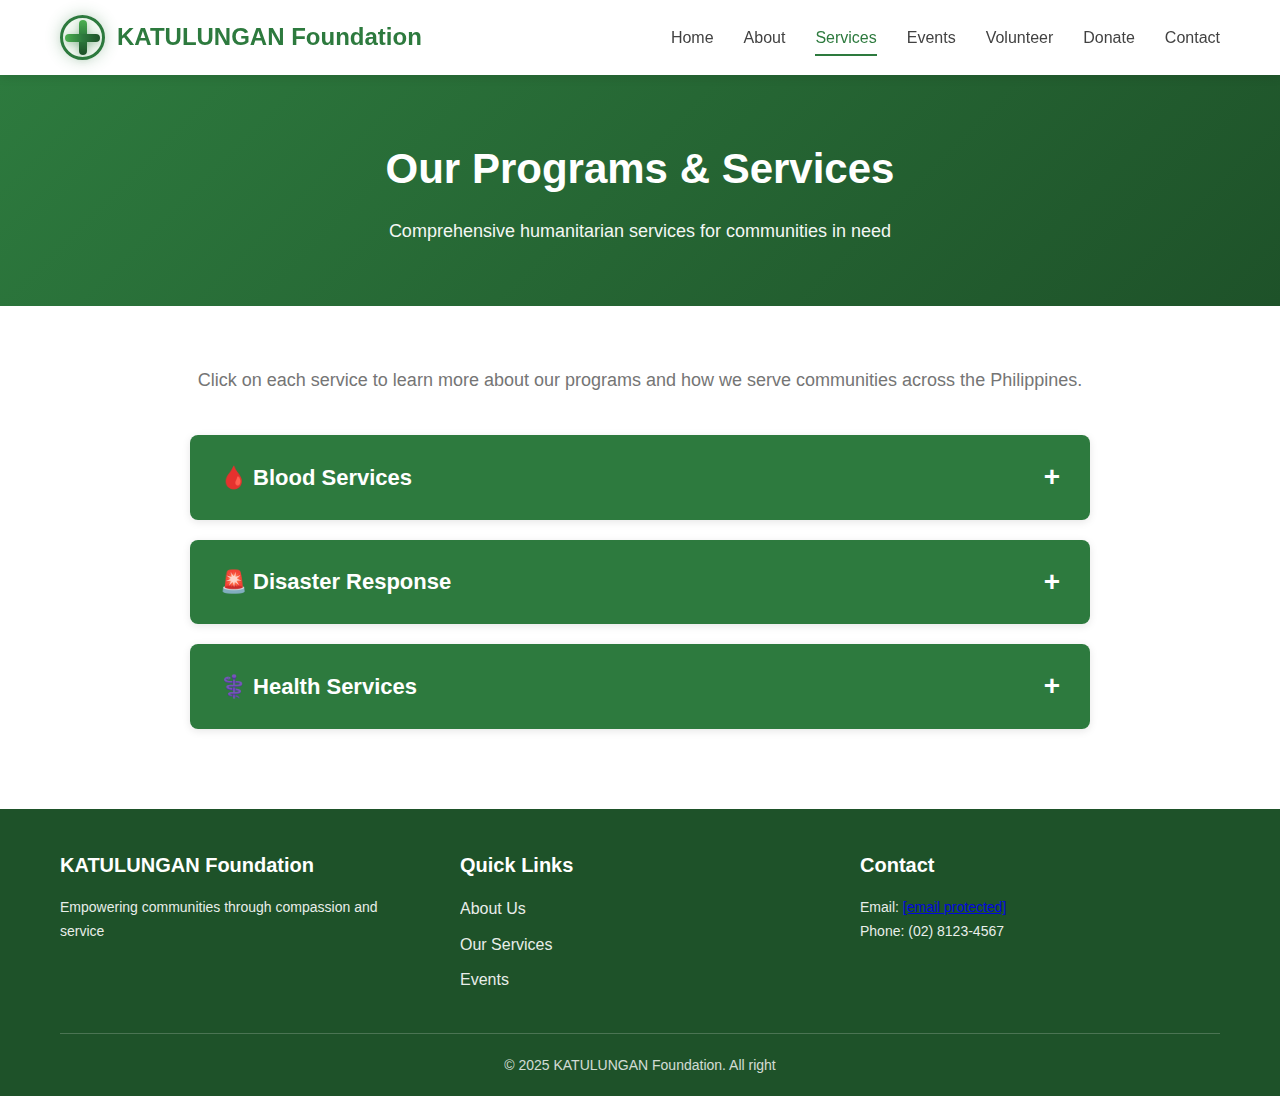
<file: Services.html>
<!DOCTYPE html>
<html lang="en">
<head>
    <meta charset="UTF-8">
    <meta name="viewport" content="width=device-width, initial-scale=1.0">
    <title>Programs & Services - KATULUNGAN Foundation</title>
    <link rel="stylesheet" href="style.css">
</head>
<body>
    <nav class="navbar">
        <div class="container">
            <div class="logo">
                <div class="logo-cross">
                    <div class="cross-vertical"></div>
                    <div class="cross-horizontal"></div>
                    <div class="cross-circle"></div>
                </div>
                <span class="logo-text">KATULUNGAN Foundation</span>
            </div>
            <ul class="nav-links">
                <li><a href="index.html">Home</a></li>
                <li><a href="about.html">About</a></li>
                <li><a href="services.html" class="active">Services</a></li>
                <li><a href="events.html">Events</a></li>
                <li><a href="volunteer.html">Volunteer</a></li>
                <li><a href="donate.html">Donate</a></li>
                <li><a href="contact.html">Contact</a></li>
            </ul>
        </div>
    </nav>

    <section class="page-header">
        <div class="container">
            <h1>Our Programs & Services</h1>
            <p>Comprehensive humanitarian services for communities in need</p>
        </div>
    </section>

    <section class="services-section">
        <div class="container">
            <p class="services-intro">Click on each service to learn more about our programs and how we serve communities across the Philippines.</p>
            
            <div class="accordion-container">
                <!-- Blood Services -->
                <div class="accordion-item">
                    <div class="accordion-header" data-target="blood-services">
                        <h3>🩸 Blood Services</h3>
                        <span class="accordion-icon">+</span>
                    </div>
                    <div class="accordion-content" id="blood-services">
                        <div class="service-detail">
                            <h4>Blood Donation Programs</h4>
                            <p>We operate one of the largest blood donation networks in the Philippines, ensuring a safe and adequate blood supply for hospitals and medical facilities nationwide.</p>
                            
                            <div class="service-features">
                                <div class="feature-item">
                                    <strong>Blood Donation Drives</strong>
                                    <p>Regular community blood drives in partnership with schools, corporations, and local governments. Our mobile blood donation units make it convenient for donors to save lives.</p>
                                </div>
                                <div class="feature-item">
                                    <strong>Blood Screening & Testing</strong>
                                    <p>State-of-the-art laboratory facilities ensure all donated blood undergoes rigorous testing for safety and quality before distribution to hospitals.</p>
                                </div>
                                <div class="feature-item">
                                    <strong>Blood Component Preparation</strong>
                                    <p>Advanced blood processing technology allows us to separate whole blood into components (red cells, platelets, plasma) to maximize the impact of each donation.</p>
                                </div>
                                <div class="feature-item">
                                    <strong>Donor Recruitment</strong>
                                    <p>Active volunteer programs to recruit and retain regular blood donors through education and community engagement initiatives.</p>
                                </div>
                            </div>

                            <div class="cta-box">
                                <p><strong>Ready to be a hero?</strong> Schedule your blood donation appointment today.</p>
                                <button class="btn btn-primary" onclick="window.location.href='volunteer.html'">Donate Blood</button>
                            </div>
                        </div>
                    </div>
                </div>

                <!-- Disaster Response -->
                <div class="accordion-item">
                    <div class="accordion-header" data-target="disaster-response">
                        <h3>🚨 Disaster Response</h3>
                        <span class="accordion-icon">+</span>
                    </div>
                    <div class="accordion-content" id="disaster-response">
                        <div class="service-detail">
                            <h4>Emergency & Disaster Management</h4>
                            <p>As a frontline responder, we provide rapid emergency assistance during typhoons, earthquakes, floods, and other disasters affecting Filipino communities.</p>
                            
                            <div class="service-features">
                                <div class="feature-item">
                                    <strong>Emergency Relief Operations</strong>
                                    <p>Immediate deployment of emergency response teams with relief goods including food, water, hygiene kits, and temporary shelter materials for affected families.</p>
                                </div>
                                <div class="feature-item">
                                    <strong>Search & Rescue</strong>
                                    <p>Trained search and rescue teams equipped with specialized tools and equipment to locate and evacuate people trapped in disaster zones.</p>
                                </div>
                                <div class="feature-item">
                                    <strong>Evacuation Centers</strong>
                                    <p>Management and operation of evacuation centers providing safe temporary shelter, meals, medical care, and psychosocial support for displaced families.</p>
                                </div>
                                <div class="feature-item">
                                    <strong>Disaster Preparedness Training</strong>
                                    <p>Community-based disaster risk reduction programs teaching families how to prepare for and respond to emergencies effectively.</p>
                                </div>
                                <div class="feature-item">
                                    <strong>Early Warning Systems</strong>
                                    <p>Collaboration with local governments to establish community-based early warning systems for flood-prone and disaster-vulnerable areas.</p>
                                </div>
                            </div>

                            <div class="cta-box">
                                <p><strong>Help us respond faster.</strong> Support our disaster response operations.</p>
                                <button class="btn btn-primary" onclick="window.location.href='volunteer.html'">Support Relief</button>
                            </div>
                        </div>
                    </div>
                </div>

                <!-- Health Services -->
                <div class="accordion-item">
                    <div class="accordion-header" data-target="health-services">
                        <h3>⚕️ Health Services</h3>
                        <span class="accordion-icon">+</span>
                    </div>
                    <div class="accordion-content" id="health-services">
                        <div class="service-detail">
                            <h4>Community Health Programs</h4>
                            <p>Comprehensive health services aimed at improving the well-being of underserved communities through preventive care, health education, and medical assistance.</p>
                            
                            <div class="service-features">
                                <div class="feature-item">
                                    <strong>Mobile Health Clinics</strong>
                                    <p>Medical missions bringing free consultations, basic medications, and health screenings to remote barangays with limited access to healthcare facilities.</p>
                                </div>
                                <div class="feature-item">
                                    <strong>First Aid Training</strong>
                                    <p>Certified first aid and CPR courses for communities, schools, and workplaces, empowering citizens to respond to medical emergencies.</p>
                                </div>
                                <div class="feature-item">
                                    <strong>Water & Sanitation</strong>
                                    <p>Clean water projects and hygiene promotion programs to prevent waterborne diseases and improve community health outcomes.</p>
                                </div>
                                <div class="feature-item">
                                    <strong>Maternal & Child Health</strong>
                                    <p>Programs supporting pregnant women and children through nutrition assistance, health education, and access to prenatal and pediatric care.</p>
                                </div>
                                <div class="feature-item">
                                    <strong>Disease Prevention</strong>
                                    <p>Community health education campaigns on disease prevention including dengue awareness, COVID-19 protocols, and vaccination drives.</p>
                                </div>
                                <div class="feature-item">
                                    <strong>Mental Health Support</strong>
                                    <p>Psychosocial support services for trauma survivors, disaster victims, and communities facing mental health challenges.</p>
                                </div>
                            </div>

                            <div class="cta-box">
                                <p><strong>Healthier communities, stronger nation.</strong> Get involved in our health programs.</p>
                                <button class="btn btn-primary" onclick="window.location.href='volunteer.html'">Join Programs</button>
                            </div>
                        </div>
                    </div>
                </div>
            </div>
        </div>
    </section>

    <footer>
        <div class="container">
            <div class="footer-content">
                <div class="footer-section">
                    <h4>KATULUNGAN Foundation</h4>
                    <p>Empowering communities through compassion and service</p>
                </div>
                <div class="footer-section">
                    <h4>Quick Links</h4>
                    <ul>
                        <li><a href="about.html">About Us</a></li>
                        <li><a href="services.html">Our Services</a></li>
                        <li><a href="events.html">Events</a></li>
                    </ul>
                </div>
                <div class="footer-section">
                    <h4>Contact</h4>
                    <p>Email: <a href="/cdn-cgi/l/email-protection" class="__cf_email__" data-cfemail="d2bbbcb4bd92b9b3a6a7bea7bcb3bcfcbda0b5">[email&#160;protected]</a></p>
                    <p>Phone: (02) 8123-4567</p>
                </div>
            </div>
            <div class="footer-bottom">
                <p>&copy; 2025 KATULUNGAN Foundation. All right
</file>
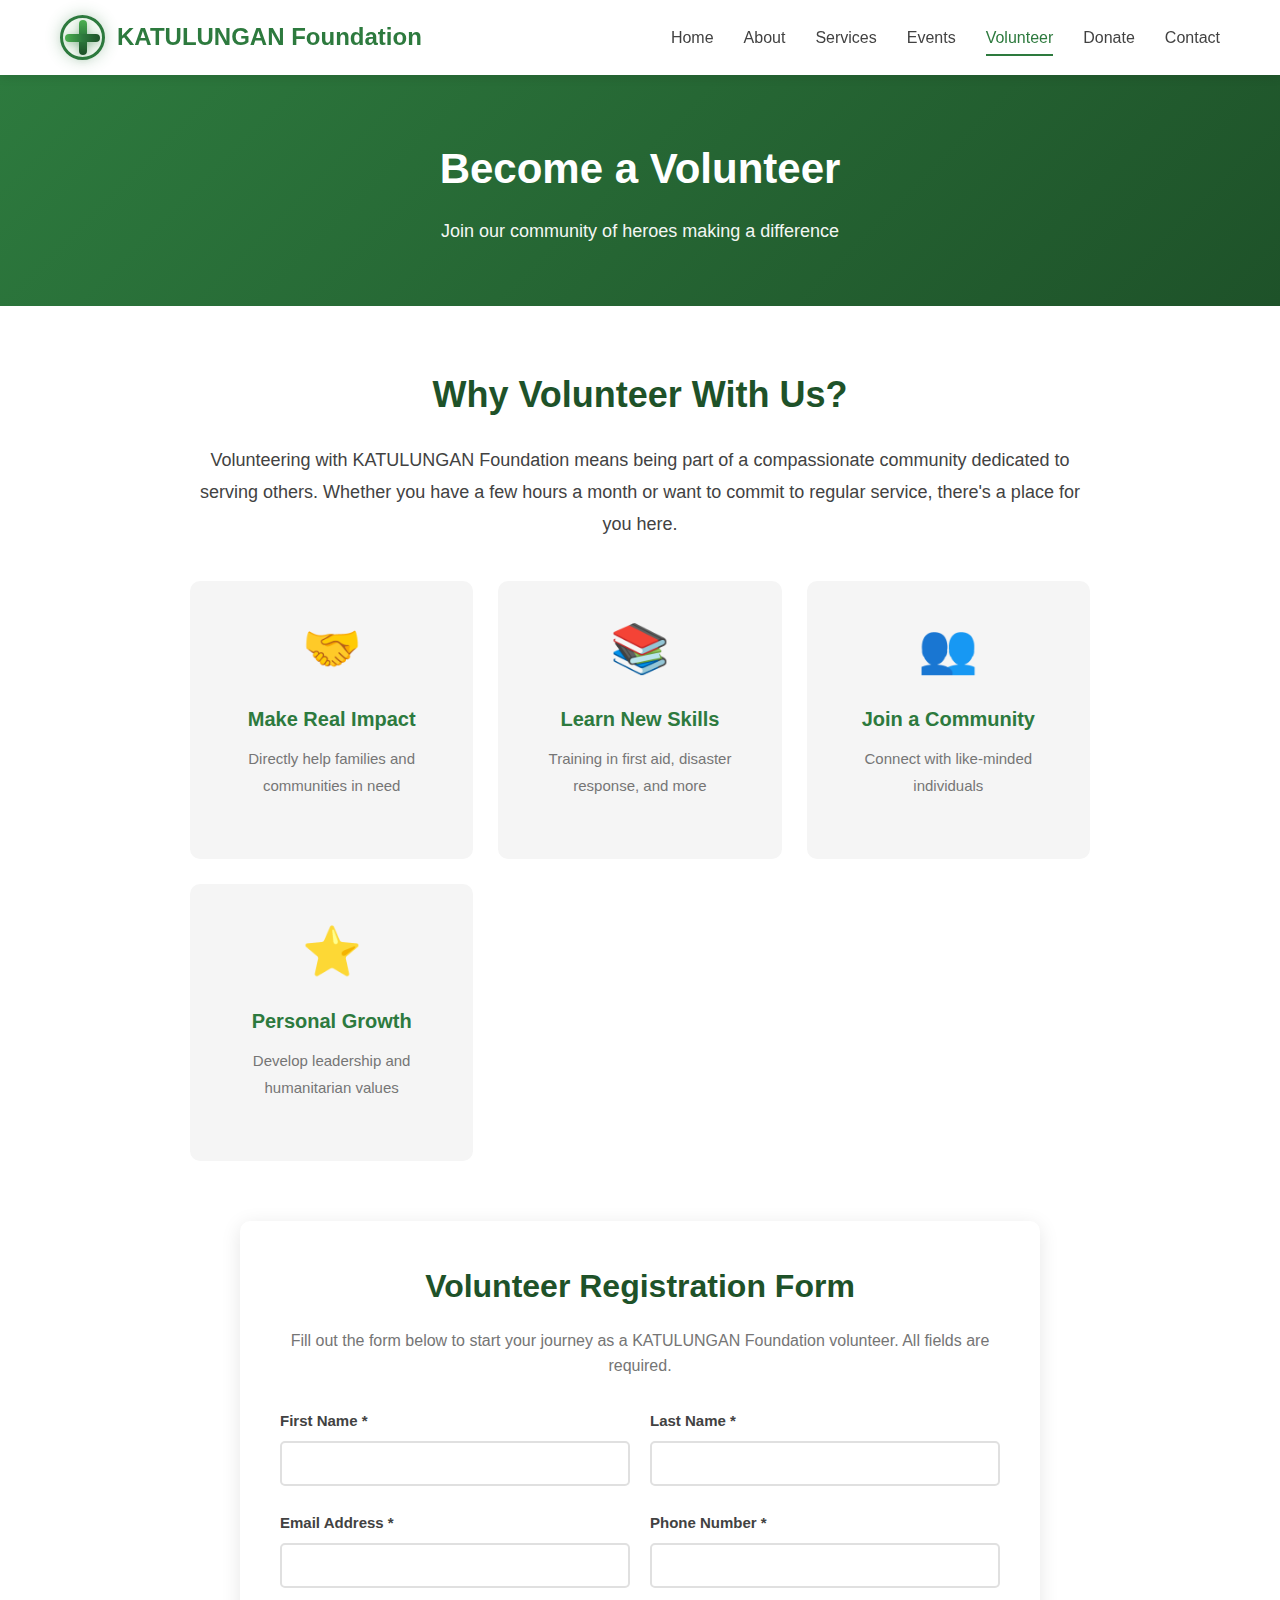
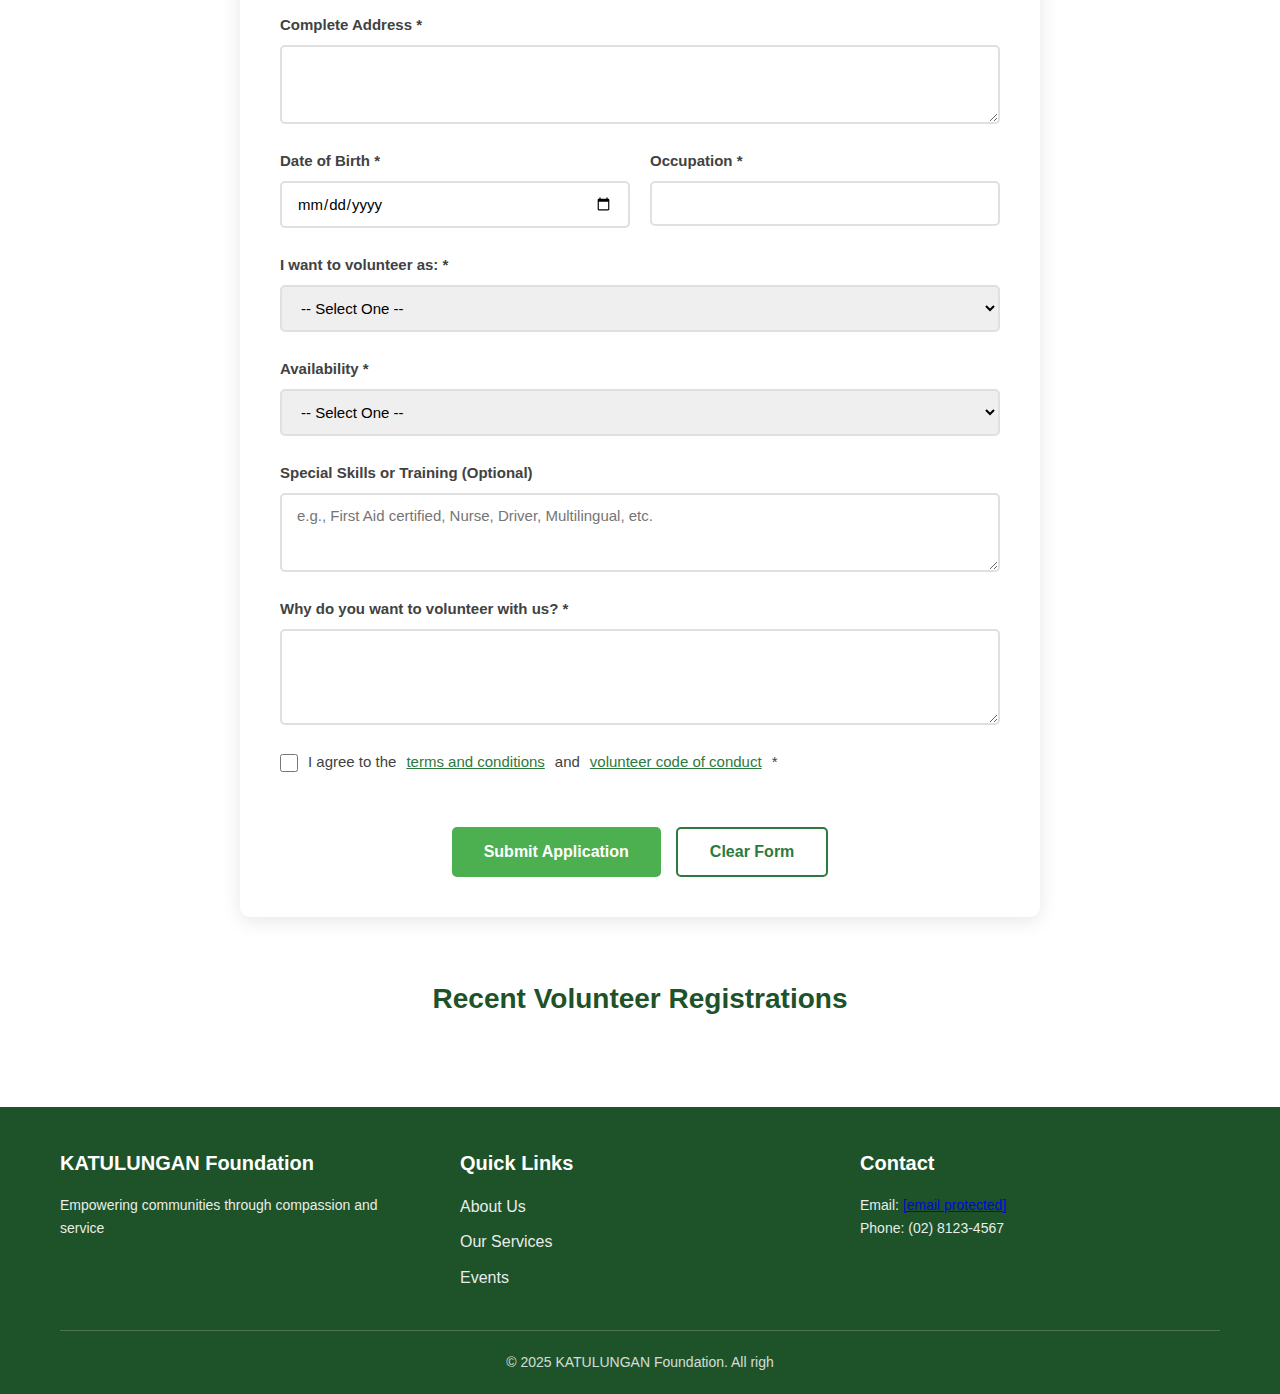
<file: Volunteer.html>
<!DOCTYPE html>
<html lang="en">
<head>
    <meta charset="UTF-8">
    <meta name="viewport" content="width=device-width, initial-scale=1.0">
    <title>Volunteer - KATULUNGAN Foundation</title>
    <link rel="stylesheet" href="style.css">
</head>
<body>
    <nav class="navbar">
        <div class="container">
            <div class="logo">
                <div class="logo-cross">
                    <div class="cross-vertical"></div>
                    <div class="cross-horizontal"></div>
                    <div class="cross-circle"></div>
                </div>
                <span class="logo-text">KATULUNGAN Foundation</span>
            </div>
            <ul class="nav-links">
                <li><a href="index.html">Home</a></li>
                <li><a href="about.html">About</a></li>
                <li><a href="services.html">Services</a></li>
                <li><a href="events.html">Events</a></li>
                <li><a href="volunteer.html" class="active">Volunteer</a></li>
                <li><a href="donate.html">Donate</a></li>
                <li><a href="contact.html">Contact</a></li>
            </ul>
        </div>
    </nav>

    <section class="page-header">
        <div class="container">
            <h1>Become a Volunteer</h1>
            <p>Join our community of heroes making a difference</p>
        </div>
    </section>

    <section class="volunteer-section">
        <div class="container">
            <div class="volunteer-intro">
                <h2>Why Volunteer With Us?</h2>
                <p>Volunteering with KATULUNGAN Foundation means being part of a compassionate community dedicated to serving others. Whether you have a few hours a month or want to commit to regular service, there's a place for you here.</p>
                
                <div class="benefits-grid">
                    <div class="benefit-card">
                        <div class="benefit-icon">🤝</div>
                        <h4>Make Real Impact</h4>
                        <p>Directly help families and communities in need</p>
                    </div>
                    <div class="benefit-card">
                        <div class="benefit-icon">📚</div>
                        <h4>Learn New Skills</h4>
                        <p>Training in first aid, disaster response, and more</p>
                    </div>
                    <div class="benefit-card">
                        <div class="benefit-icon">👥</div>
                        <h4>Join a Community</h4>
                        <p>Connect with like-minded individuals</p>
                    </div>
                    <div class="benefit-card">
                        <div class="benefit-icon">⭐</div>
                        <h4>Personal Growth</h4>
                        <p>Develop leadership and humanitarian values</p>
                    </div>
                </div>
            </div>

            <div class="registration-container">
                <h2>Volunteer Registration Form</h2>
                <p class="form-description">Fill out the form below to start your journey as a KATULUNGAN Foundation volunteer. All fields are required.</p>

                <form id="volunteerForm" class="volunteer-form">
                    <div class="form-row">
                        <div class="form-group">
                            <label for="firstName">First Name *</label>
                            <input type="text" id="firstName" name="firstName" required>
                            <span class="error-message" id="firstNameError"></span>
                        </div>
                        <div class="form-group">
                            <label for="lastName">Last Name *</label>
                            <input type="text" id="lastName" name="lastName" required>
                            <span class="error-message" id="lastNameError"></span>
                        </div>
                    </div>

                    <div class="form-row">
                        <div class="form-group">
                            <label for="email">Email Address *</label>
                            <input type="email" id="email" name="email" required>
                            <span class="error-message" id="emailError"></span>
                        </div>
                        <div class="form-group">
                            <label for="phone">Phone Number *</label>
                            <input type="tel" id="phone" name="phone" required>
                            <span class="error-message" id="phoneError"></span>
                        </div>
                    </div>

                    <div class="form-group">
                        <label for="address">Complete Address *</label>
                        <textarea id="address" name="address" rows="3" required></textarea>
                        <span class="error-message" id="addressError"></span>
                    </div>

                    <div class="form-row">
                        <div class="form-group">
                            <label for="birthdate">Date of Birth *</label>
                            <input type="date" id="birthdate" name="birthdate" required>
                            <span class="error-message" id="birthdateError"></span>
                        </div>
                        <div class="form-group">
                            <label for="occupation">Occupation *</label>
                            <input type="text" id="occupation" name="occupation" required>
                            <span class="error-message" id="occupationError"></span>
                        </div>
                    </div>

                    <div class="form-group">
                        <label for="volunteerType">I want to volunteer as: *</label>
                        <select id="volunteerType" name="volunteerType" required>
                            <option value="">-- Select One --</option>
                            <option value="blood-donor">Blood Donor</option>
                            <option value="disaster-response">Disaster Response Volunteer</option>
                            <option value="health-services">Health Services Volunteer</option>
                            <option value="administrative">Administrative Support</option>
                            <option value="trainer">Trainer/Instructor</option>
                            <option value="general">General Volunteer</option>
                        </select>
                        <span class="error-message" id="volunteerTypeError"></span>
                    </div>

                    <div class="form-group">
                        <label for="availability">Availability *</label>
                        <select id="availability" name="availability" required>
                            <option value="">-- Select One --</option>
                            <option value="weekends">Weekends Only</option>
                            <option value="weekdays">Weekdays Only</option>
                            <option value="flexible">Flexible Schedule</option>
                            <option value="events-only">Events/Emergency Only</option>
                        </select>
                        <span class="error-message" id="availabilityError"></span>
                    </div>

                    <div class="form-group">
                        <label for="skills">Special Skills or Training (Optional)</label>
                        <textarea id="skills" name="skills" rows="3" placeholder="e.g., First Aid certified, Nurse, Driver, Multilingual, etc."></textarea>
                    </div>

                    <div class="form-group">
                        <label for="motivation">Why do you want to volunteer with us? *</label>
                        <textarea id="motivation" name="motivation" rows="4" required></textarea>
                        <span class="error-message" id="motivationError"></span>
                    </div>

                    <div class="form-group checkbox-group">
                        <label>
                            <input type="checkbox" id="terms" name="terms" required>
                            I agree to the <a href="#" class="link">terms and conditions</a> and <a href="#" class="link">volunteer code of conduct</a> *
                        </label>
                        <span class="error-message" id="termsError"></span>
                    </div>

                    <div class="form-actions">
                        <button type="submit" class="btn btn-primary">Submit Application</button>
                        <button type="button" class="btn btn-outline" id="clearForm">Clear Form</button>
                    </div>
                </form>

                <div id="successMessage" class="success-message" style="display: none;">
                    <h3>✓ Application Submitted Successfully!</h3>
                    <p>Thank you for your interest in volunteering with KATULUNGAN Foundation. We will review your application and contact you within 5-7 business days.</p>
                    <button class="btn btn-primary" onclick="location.reload()">Submit Another Application</button>
                </div>
            </div>

            <div class="registered-volunteers">
                <h3>Recent Volunteer Registrations</h3>
                <div id="volunteersList">
                    <!-- Will be populated by JavaScript from LocalStorage -->
                </div>
            </div>
        </div>
    </section>

    <footer>
        <div class="container">
            <div class="footer-content">
                <div class="footer-section">
                    <h4>KATULUNGAN Foundation</h4>
                    <p>Empowering communities through compassion and service</p>
                </div>
                <div class="footer-section">
                    <h4>Quick Links</h4>
                    <ul>
                        <li><a href="about.html">About Us</a></li>
                        <li><a href="services.html">Our Services</a></li>
                        <li><a href="events.html">Events</a></li>
                    </ul>
                </div>
                <div class="footer-section">
                    <h4>Contact</h4>
                    <p>Email: <a href="/cdn-cgi/l/email-protection" class="__cf_email__" data-cfemail="cfa6a1a9a08fa4aebbbaa3baa1aea1e1a0bda8">[email&#160;protected]</a></p>
                    <p>Phone: (02) 8123-4567</p>
                </div>
            </div>
            <div class="footer-bottom">
                <p>&copy; 2025 KATULUNGAN Foundation. All righ
</file>
<file: style.css>
/* ============================================
   KATULUNAN FOUNDATION - GREEN THEME
   ============================================ */

/* Color Variables */
:root {
    --primary-green: #2d7a3e;
    --dark-green: #1e5229;
    --light-green: #4caf50;
    --accent-green: #81c784;
    --white: #ffffff;
    --light-gray: #f5f5f5;
    --gray: #757575;
    --dark-gray: #424242;
    --border-gray: #e0e0e0;
    --shadow: rgba(0, 0, 0, 0.1);
}

/* Global Reset */
* {
    margin: 0;
    padding: 0;
    box-sizing: border-box;
}

body {
    font-family: 'Segoe UI', Tahoma, Geneva, Verdana, sans-serif;
    line-height: 1.6;
    color: var(--dark-gray);
    background-color: var(--white);
}

.container {
    max-width: 1200px;
    margin: 0 auto;
    padding: 0 20px;
}

/* ============================================
   NAVIGATION BAR
   ============================================ */
.navbar {
    background-color: var(--white);
    box-shadow: 0 2px 10px var(--shadow);
    position: sticky;
    top: 0;
    z-index: 1000;
    padding: 15px 0;
}

.navbar .container {
    display: flex;
    justify-content: space-between;
    align-items: center;
}

/* Logo with New Cross Design */
.logo {
    display: flex;
    align-items: center;
    gap: 12px;
}

.logo-cross {
    position: relative;
    width: 45px;
    height: 45px;
    display: flex;
    align-items: center;
    justify-content: center;
}

.cross-vertical {
    position: absolute;
    width: 8px;
    height: 35px;
    background: linear-gradient(180deg, var(--light-green) 0%, var(--primary-green) 50%, var(--dark-green) 100%);
    border-radius: 4px;
    box-shadow: 0 2px 8px rgba(45, 122, 62, 0.4);
    z-index: 2;
}

.cross-horizontal {
    position: absolute;
    width: 35px;
    height: 8px;
    background: linear-gradient(90deg, var(--light-green) 0%, var(--primary-green) 50%, var(--dark-green) 100%);
    border-radius: 4px;
    box-shadow: 0 2px 8px rgba(45, 122, 62, 0.4);
    z-index: 2;
}

.cross-circle {
    position: absolute;
    width: 45px;
    height: 45px;
    border: 3px solid var(--primary-green);
    border-radius: 50%;
    background: rgba(129, 199, 132, 0.1);
    box-shadow: 0 0 15px rgba(45, 122, 62, 0.3);
    z-index: 1;
}

.logo-text {
    font-size: 24px;
    font-weight: bold;
    color: var(--primary-green);
}

.nav-links {
    list-style: none;
    display: flex;
    gap: 30px;
}

.nav-links a {
    text-decoration: none;
    color: var(--dark-gray);
    font-weight: 500;
    transition: color 0.3s;
    padding: 8px 0;
}

.nav-links a:hover,
.nav-links a.active {
    color: var(--primary-green);
    border-bottom: 2px solid var(--primary-green);
}

/* ============================================
   HERO SECTION
   ============================================ */
.hero {
    background: linear-gradient(135deg, var(--primary-green) 0%, var(--dark-green) 100%);
    color: var(--white);
    padding: 100px 0;
    text-align: center;
    position: relative;
    overflow: hidden;
}

.hero::before {
    content: '';
    position: absolute;
    top: 0;
    left: 0;
    right: 0;
    bottom: 0;
    background: url('data:image/svg+xml,<svg xmlns="http://www.w3.org/2000/svg" viewBox="0 0 100 100"><path d="M50 10 L50 90 M10 50 L90 50" stroke="rgba(255,255,255,0.05)" stroke-width="2"/></svg>');
    background-size: 100px 100px;
    opacity: 0.3;
}

.hero-content {
    position: relative;
    z-index: 1;
}

.hero h1 {
    font-size: 48px;
    margin-bottom: 20px;
    font-weight: 700;
}

.hero p {
    font-size: 20px;
    margin-bottom: 30px;
    opacity: 0.95;
}

.cta-buttons {
    display: flex;
    gap: 20px;
    justify-content: center;
}

/* ============================================
   BUTTONS
   ============================================ */
.btn {
    padding: 14px 32px;
    border: none;
    border-radius: 5px;
    font-size: 16px;
    font-weight: 600;
    cursor: pointer;
    transition: all 0.3s;
    text-decoration: none;
    display: inline-block;
}

.btn-primary {
    background-color: var(--light-green);
    color: var(--white);
}

.btn-primary:hover {
    background-color: var(--primary-green);
    transform: translateY(-2px);
    box-shadow: 0 4px 12px rgba(45, 122, 62, 0.4);
}

.btn-secondary {
    background-color: var(--white);
    color: var(--primary-green);
}

.btn-secondary:hover {
    background-color: var(--light-gray);
    transform: translateY(-2px);
}

.btn-outline {
    background-color: transparent;
    color: var(--primary-green);
    border: 2px solid var(--primary-green);
}

.btn-outline:hover {
    background-color: var(--primary-green);
    color: var(--white);
}

/* ============================================
   HIGHLIGHTS & STATS
   ============================================ */
.highlights {
    padding: 60px 0;
    background-color: var(--light-gray);
}

.highlights h2 {
    text-align: center;
    font-size: 36px;
    margin-bottom: 40px;
    color: var(--dark-green);
}

.stats-grid {
    display: grid;
    grid-template-columns: repeat(auto-fit, minmax(250px, 1fr));
    gap: 30px;
}

.stat-card {
    background-color: var(--white);
    padding: 40px 20px;
    text-align: center;
    border-radius: 10px;
    box-shadow: 0 4px 12px var(--shadow);
    transition: transform 0.3s;
}

.stat-card:hover {
    transform: translateY(-5px);
}

.stat-number {
    font-size: 48px;
    font-weight: bold;
    color: var(--primary-green);
    margin-bottom: 10px;
}

.stat-label {
    font-size: 18px;
    color: var(--gray);
}

/* ============================================
   FEATURED CAMPAIGN
   ============================================ */
.featured-campaign {
    padding: 60px 0;
}

.featured-campaign h2 {
    text-align: center;
    font-size: 36px;
    margin-bottom: 40px;
    color: var(--dark-green);
}

.campaign-card {
    background: linear-gradient(135deg, var(--accent-green) 0%, var(--light-green) 100%);
    color: var(--white);
    padding: 50px;
    border-radius: 10px;
    text-align: center;
    box-shadow: 0 6px 20px rgba(45, 122, 62, 0.3);
}

.campaign-card h3 {
    font-size: 32px;
    margin-bottom: 15px;
}

.campaign-card p {
    font-size: 18px;
    margin-bottom: 25px;
    opacity: 0.95;
}

/* ============================================
   QUICK LINKS
   ============================================ */
.quick-links {
    padding: 60px 0;
    background-color: var(--light-gray);
}

.quick-links h2 {
    text-align: center;
    font-size: 36px;
    margin-bottom: 40px;
    color: var(--dark-green);
}

.links-grid {
    display: grid;
    grid-template-columns: repeat(auto-fit, minmax(300px, 1fr));
    gap: 30px;
}

.link-card {
    background-color: var(--white);
    padding: 40px;
    border-radius: 10px;
    box-shadow: 0 4px 12px var(--shadow);
    text-align: center;
    transition: transform 0.3s;
}

.link-card:hover {
    transform: translateY(-5px);
}

.link-card h3 {
    font-size: 24px;
    color: var(--primary-green);
    margin-bottom: 15px;
}

.link-card p {
    margin-bottom: 20px;
    color: var(--gray);
}

/* ============================================
   MODAL
   ============================================ */
.modal {
    display: none;
    position: fixed;
    z-index: 2000;
    left: 0;
    top: 0;
    width: 100%;
    height: 100%;
    background-color: rgba(0, 0, 0, 0.6);
}

.modal-content {
    background-color: var(--white);
    margin: 5% auto;
    padding: 40px;
    border-radius: 10px;
    width: 90%;
    max-width: 600px;
    position: relative;
    animation: slideDown 0.3s ease;
}

@keyframes slideDown {
    from {
        transform: translateY(-50px);
        opacity: 0;
    }
    to {
        transform: translateY(0);
        opacity: 1;
    }
}

.close {
    color: var(--gray);
    float: right;
    font-size: 32px;
    font-weight: bold;
    cursor: pointer;
}

.close:hover {
    color: var(--dark-gray);
}

.modal-content h2 {
    color: var(--primary-green);
    margin-bottom: 20px;
}

.modal-content ul {
    margin: 20px 0;
    padding-left: 25px;
}

.modal-content li {
    margin: 10px 0;
}

/* ============================================
   PAGE HEADER
   ============================================ */
.page-header {
    background: linear-gradient(135deg, var(--primary-green) 0%, var(--dark-green) 100%);
    color: var(--white);
    padding: 60px 0;
    text-align: center;
}

.page-header h1 {
    font-size: 42px;
    margin-bottom: 15px;
}

.page-header p {
    font-size: 18px;
    opacity: 0.95;
}

/* ============================================
   ABOUT PAGE
   ============================================ */
.about-content {
    padding: 60px 0;
}

.about-intro {
    max-width: 900px;
    margin: 0 auto 60px;
    text-align: center;
}

.about-intro h2 {
    font-size: 36px;
    color: var(--dark-green);
    margin-bottom: 20px;
}

.about-intro p {
    font-size: 18px;
    line-height: 1.8;
    margin-bottom: 15px;
}

.mvv-section {
    display: grid;
    grid-template-columns: repeat(auto-fit, minmax(400px, 1fr));
    gap: 30px;
    margin-bottom: 60px;
}

.mvv-card {
    background-color: var(--light-gray);
    padding: 40px;
    border-radius: 10px;
    border-left: 5px solid var(--primary-green);
}

.mvv-icon {
    font-size: 48px;
    margin-bottom: 15px;
}

.mvv-card h3 {
    font-size: 28px;
    color: var(--primary-green);
    margin-bottom: 15px;
}

.mvv-card p {
    font-size: 16px;
    line-height: 1.7;
}

.values-section {
    margin-bottom: 60px;
}

.values-section h2 {
    text-align: center;
    font-size: 36px;
    color: var(--dark-green);
    margin-bottom: 40px;
}

.values-grid {
    display: grid;
    grid-template-columns: repeat(auto-fit, minmax(300px, 1fr));
    gap: 30px;
}

.value-card {
    background-color: var(--white);
    padding: 30px;
    border-radius: 10px;
    box-shadow: 0 4px 12px var(--shadow);
    text-align: center;
    transition: transform 0.3s;
}

.value-card:hover {
    transform: translateY(-5px);
}

.value-icon {
    font-size: 48px;
    margin-bottom: 15px;
}

.value-card h4 {
    font-size: 22px;
    color: var(--primary-green);
    margin-bottom: 12px;
}

.value-card p {
    font-size: 15px;
    color: var(--gray);
    line-height: 1.6;
}

.history-section {
    max-width: 900px;
    margin: 0 auto;
    text-align: center;
}

.history-section h2 {
    font-size: 36px;
    color: var(--dark-green);
    margin-bottom: 20px;
}

.history-section p {
    font-size: 18px;
    line-height: 1.8;
    margin-bottom: 15px;
}

/* ============================================
   SERVICES PAGE - ACCORDION
   ============================================ */
.services-section {
    padding: 60px 0;
}

.services-intro {
    text-align: center;
    font-size: 18px;
    margin-bottom: 40px;
    color: var(--gray);
}

.accordion-container {
    max-width: 900px;
    margin: 0 auto;
}

.accordion-item {
    background-color: var(--white);
    margin-bottom: 20px;
    border-radius: 8px;
    box-shadow: 0 2px 8px var(--shadow);
    overflow: hidden;
}

.accordion-header {
    background-color: var(--primary-green);
    color: var(--white);
    padding: 20px 30px;
    cursor: pointer;
    display: flex;
    justify-content: space-between;
    align-items: center;
    transition: background-color 0.3s;
}

.accordion-header:hover {
    background-color: var(--dark-green);
}

.accordion-header h3 {
    font-size: 22px;
    margin: 0;
}

.accordion-icon {
    font-size: 28px;
    font-weight: bold;
    transition: transform 0.3s;
}

.accordion-header.active .accordion-icon {
    transform: rotate(45deg);
}

.accordion-content {
    max-height: 0;
    overflow: hidden;
    transition: max-height 0.4s ease;
}

.accordion-content.active {
    max-height: 3000px;
}

.service-detail {
    padding: 30px;
}

.service-detail h4 {
    font-size: 24px;
    color: var(--primary-green);
    margin-bottom: 15px;
}

.service-detail > p {
    font-size: 16px;
    line-height: 1.7;
    margin-bottom: 25px;
}

.service-features {
    display: grid;
    gap: 20px;
    margin-bottom: 30px;
}

.feature-item {
    background-color: var(--light-gray);
    padding: 20px;
    border-radius: 8px;
    border-left: 4px solid var(--light-green);
}

.feature-item strong {
    display: block;
    color: var(--primary-green);
    font-size: 18px;
    margin-bottom: 8px;
}

.feature-item p {
    font-size: 15px;
    line-height: 1.6;
    color: var(--gray);
    margin: 0;
}

.cta-box {
    background: linear-gradient(135deg, var(--accent-green) 0%, var(--light-green) 100%);
    color: var(--white);
    padding: 25px;
    border-radius: 8px;
    text-align: center;
}

.cta-box p {
    margin-bottom: 15px;
    font-size: 16px;
}

/* ============================================
   EVENTS PAGE
   ============================================ */
.events-section {
    padding: 60px 0;
}

.filter-controls {
    text-align: center;
    margin-bottom: 40px;
}

.filter-controls h3 {
    font-size: 24px;
    color: var(--dark-green);
    margin-bottom: 20px;
}

.filter-buttons {
    display: flex;
    flex-wrap: wrap;
    gap: 15px;
    justify-content: center;
}

.filter-btn {
    padding: 10px 24px;
    border: 2px solid var(--primary-green);
    background-color: var(--white);
    color: var(--primary-green);
    border-radius: 25px;
    cursor: pointer;
    font-size: 15px;
    font-weight: 600;
    transition: all 0.3s;
}

.filter-btn:hover,
.filter-btn.active {
    background-color: var(--primary-green);
    color: var(--white);
}

.events-grid {
    display: grid;
    grid-template-columns: repeat(auto-fill, minmax(350px, 1fr));
    gap: 30px;
}

.event-card {
    background-color: var(--white);
    border-radius: 10px;
    box-shadow: 0 4px 12px var(--shadow);
    overflow: hidden;
    transition: transform 0.3s;
}

.event-card:hover {
    transform: translateY(-5px);
}

.event-badge {
    display: inline-block;
    padding: 5px 15px;
    border-radius: 20px;
    font-size: 12px;
    font-weight: 600;
    margin-bottom: 10px;
}

.badge-blood-drive {
    background-color: #ffebee;
    color: #c62828;
}

.badge-training {
    background-color: #e3f2fd;
    color: #1565c0;
}

.badge-relief {
    background-color: #fff3e0;
    color: #e65100;
}

.badge-health {
    background-color: #e8f5e9;
    color: #2e7d32;
}

.event-header {
    background: linear-gradient(135deg, var(--primary-green) 0%, var(--light-green) 100%);
    color: var(--white);
    padding: 20px;
}

.event-date {
    font-size: 14px;
    margin-bottom: 8px;
    opacity: 0.9;
}

.event-header h3 {
    font-size: 20px;
    margin-bottom: 8px;
}

.event-location {
    font-size: 14px;
    opacity: 0.85;
}

.event-body {
    padding: 20px;
}

.event-body p {
    color: var(--gray);
    margin-bottom: 15px;
    line-height: 1.6;
}

.event-footer {
    display: flex;
    justify-content: space-between;
    align-items: center;
}

.event-status {
    font-weight: 600;
    font-size: 14px;
}

.status-upcoming {
    color: var(--primary-green);
}

.status-ongoing {
    color: #ff6f00;
}

.no-events {
    text-align: center;
    padding: 60px 20px;
    color: var(--gray);
}

.no-events p {
    font-size: 18px;
}

/* ============================================
   VOLUNTEER PAGE
   ============================================ */
.volunteer-section {
    padding: 60px 0;
}

.volunteer-intro {
    max-width: 900px;
    margin: 0 auto 60px;
    text-align: center;
}

.volunteer-intro h2 {
    font-size: 36px;
    color: var(--dark-green);
    margin-bottom: 20px;
}

.volunteer-intro p {
    font-size: 18px;
    line-height: 1.8;
    margin-bottom: 30px;
}

.benefits-grid {
    display: grid;
    grid-template-columns: repeat(auto-fit, minmax(250px, 1fr));
    gap: 25px;
    margin-top: 40px;
}

.benefit-card {
    background-color: var(--light-gray);
    padding: 30px;
    border-radius: 10px;
    text-align: center;
}

.benefit-icon {
    font-size: 48px;
    margin-bottom: 15px;
}

.benefit-card h4 {
    font-size: 20px;
    color: var(--primary-green);
    margin-bottom: 10px;
}

.benefit-card p {
    font-size: 15px;
    color: var(--gray);
}

.registration-container {
    max-width: 800px;
    margin: 0 auto;
    background-color: var(--white);
    padding: 40px;
    border-radius: 10px;
    box-shadow: 0 4px 20px var(--shadow);
}

.registration-container h2 {
    font-size: 32px;
    color: var(--dark-green);
    margin-bottom: 15px;
    text-align: center;
}

.form-description {
    text-align: center;
    color: var(--gray);
    margin-bottom: 30px;
}

.volunteer-form {
    display: flex;
    flex-direction: column;
    gap: 25px;
}

.form-row {
    display: grid;
    grid-template-columns: 1fr 1fr;
    gap: 20px;
}

.form-group {
    display: flex;
    flex-direction: column;
}

.form-group label {
    font-weight: 600;
    color: var(--dark-gray);
    margin-bottom: 8px;
    font-size: 15px;
}

.form-group input,
.form-group textarea,
.form-group select {
    padding: 12px 15px;
    border: 2px solid var(--border-gray);
    border-radius: 5px;
    font-size: 15px;
    font-family: inherit;
    transition: border-color 0.3s;
}

.form-group input:focus,
.form-group textarea:focus,
.form-group select:focus {
    outline: none;
    border-color: var(--primary-green);
}

.form-group input.error,
.form-group textarea.error,
.form-group select.error {
    border-color: #d32f2f;
}

.error-message {
    color: #d32f2f;
    font-size: 13px;
    margin-top: 5px;
    display: none;
}

.error-message.show {
    display: block;
}

.checkbox-group label {
    display: flex;
    align-items: flex-start;
    gap: 10px;
    font-weight: normal;
}

.checkbox-group input[type="checkbox"] {
    margin-top: 4px;
    width: 18px;
    height: 18px;
    cursor: pointer;
}

.link {
    color: var(--primary-green);
    text-decoration: underline;
}

.form-actions {
    display: flex;
    gap: 15px;
    justify-content: center;
    margin-top: 20px;
}

.success-message {
    background-color: #e8f5e9;
    border: 2px solid var(--light-green);
    border-radius: 10px;
    padding: 40px;
    text-align: center;
}

.success-message h3 {
    color: var(--primary-green);
    font-size: 28px;
    margin-bottom: 15px;
}

.success-message p {
    font-size: 16px;
    margin-bottom: 20px;
    line-height: 1.7;
}

.registered-volunteers {
    max-width: 900px;
    margin: 60px auto 0;
}

.registered-volunteers h3 {
    font-size: 28px;
    color: var(--dark-green);
    margin-bottom: 25px;
    text-align: center;
}

#volunteersList {
    display: grid;
    gap: 20px;
}

.volunteer-item {
    background-color: var(--light-gray);
    padding: 20px;
    border-radius: 8px;
    border-left: 4px solid var(--primary-green);
}

.volunteer-item h4 {
    color: var(--primary-green);
    margin-bottom: 8px;
}

.volunteer-item p {
    font-size: 14px;
    color: var(--gray);
    margin: 5px 0;
}

/* ============================================
   CONTACT PAGE
   ============================================ */
.contact-section {
    padding: 60px 0;
}

.contact-grid {
    display: grid;
    grid-template-columns: 1fr 1fr;
    gap: 60px;
    margin-bottom: 60px;
}

.contact-info h2 {
    font-size: 32px;
    color: var(--dark-green);
    margin-bottom: 20px;
}

.contact-info > p {
    font-size: 16px;
    line-height: 1.7;
    margin-bottom: 30px;
}

.contact-details {
    display: flex;
    flex-direction: column;
    gap: 30px;
}

.contact-item {
    display: flex;
    gap: 20px;
}

.contact-icon {
    font-size: 32px;
    color: var(--primary-green);
}

.contact-item h4 {
    color: var(--primary-green);
    margin-bottom: 8px;
    font-size: 18px;
}

.contact-item p {
    font-size: 15px;
    line-height: 1.7;
    color: var(--gray);
}

.contact-form-container {
    background-color: var(--light-gray);
    padding: 40px;
    border-radius: 10px;
}

.contact-form-container h2 {
    font-size: 28px;
    color: var(--dark-green);
    margin-bottom: 25px;
}

.contact-form {
    display: flex;
    flex-direction: column;
    gap: 20px;
}

.map-section {
    text-align: center;
}

.map-section h2 {
    font-size: 32px;
    color: var(--dark-green);
    margin-bottom: 30px;
}

.map-placeholder {
    background-color: var(--light-gray);
    padding: 60px;
    border-radius: 10px;
    border: 2px dashed var(--border-gray);
}

.map-placeholder p {
    font-size: 16px;
    color: var(--gray);
    margin: 10px 0;
}

/* ============================================
   FOOTER
   ============================================ */
footer {
    background-color: var(--dark-green);
    color: var(--white);
    padding: 40px 0 20px;
}

.footer-content {
    display: grid;
    grid-template-columns: repeat(auto-fit, minmax(250px, 1fr));
    gap: 40px;
    margin-bottom: 30px;
}

.footer-section h4 {
    font-size: 20px;
    margin-bottom: 15px;
}

.footer-section p {
    font-size: 14px;
    line-height: 1.7;
    opacity: 0.9;
}

.footer-section ul {
    list-style: none;
}

.footer-section ul li {
    margin-bottom: 10px;
}

.footer-section ul li a {
    color: var(--white);
    text-decoration: none;
    opacity: 0.9;
    transition: opacity 0.3s;
}

.footer-section ul li a:hover {
    opacity: 1;
    text-decoration: underline;
}

.footer-bottom {
    text-align: center;
    padding-top: 20px;
    border-top: 1px solid rgba(255, 255, 255, 0.2);
}

.footer-bottom p {
    font-size: 14px;
    opacity: 0.8;
}

/* ============================================
   RESPONSIVE DESIGN
   ============================================ */
@media (max-width: 768px) {
    .nav-links {
        flex-direction: column;
        gap: 10px;
    }

    .hero h1 {
        font-size: 32px;
    }

    .hero p {
        font-size: 16px;
    }

    .cta-buttons {
        flex-direction: column;
    }

    .stats-grid,
    .links-grid,
    .values-grid,
    .benefits-grid,
    .events-grid {
        grid-template-columns: 1fr;
    }

    .mvv-section {
        grid-template-columns: 1fr;
    }

    .form-row {
        grid-template-columns: 1fr;
    }

    .contact-grid {
        grid-template-columns: 1fr;
        gap: 40px;
    }

    .page-header h1 {
        font-size: 32px;
    }

    .modal-content {
        width: 95%;
        padding: 25px;
    }
}

@media (max-width: 480px) {
    .logo-text {
        font-size: 18px;
    }

    .hero h1 {
        font-size: 28px;
    }

    .stat-number {
        font-size: 36px;
    }

    .campaign-card {
        padding: 30px 20px;
    }

    .campaign-card h3 {
        font-size: 24px;
    }
}

/* ============================================
   DONATION PAGE
   ============================================ */
.donate-section {
    padding: 60px 0;
}

.donate-intro {
    max-width: 900px;
    margin: 0 auto 60px;
    text-align: center;
}

.donate-intro h2 {
    font-size: 36px;
    color: var(--dark-green);
    margin-bottom: 20px;
}

.donate-intro p {
    font-size: 18px;
    line-height: 1.8;
    margin-bottom: 40px;
}

.impact-grid {
    display: grid;
    grid-template-columns: repeat(auto-fit, minmax(200px, 1fr));
    gap: 25px;
    margin-top: 40px;
}

.impact-card {
    background: linear-gradient(135deg, var(--accent-green) 0%, var(--light-green) 100%);
    color: var(--white);
    padding: 30px 20px;
    border-radius: 10px;
    text-align: center;
    box-shadow: 0 4px 12px rgba(45, 122, 62, 0.3);
    transition: transform 0.3s;
}

.impact-card:hover {
    transform: translateY(-5px);
}

.impact-icon {
    font-size: 48px;
    margin-bottom: 15px;
}

.impact-card h4 {
    font-size: 28px;
    margin-bottom: 10px;
    font-weight: bold;
}

.impact-card p {
    font-size: 14px;
    opacity: 0.95;
}

.donation-container {
    max-width: 800px;
    margin: 0 auto;
    background-color: var(--white);
    padding: 40px;
    border-radius: 10px;
    box-shadow: 0 4px 20px var(--shadow);
}

.donation-container h2 {
    font-size: 32px;
    color: var(--dark-green);
    margin-bottom: 30px;
    text-align: center;
}

.donation-container h3 {
    font-size: 24px;
    color: var(--primary-green);
    margin: 30px 0 20px;
}

.donation-type-toggle {
    display: flex;
    gap: 15px;
    justify-content: center;
    margin-bottom: 40px;
}

.type-btn {
    padding: 12px 30px;
    border: 2px solid var(--primary-green);
    background-color: var(--white);
    color: var(--primary-green);
    border-radius: 25px;
    cursor: pointer;
    font-size: 16px;
    font-weight: 600;
    transition: all 0.3s;
}

.type-btn:hover,
.type-btn.active {
    background-color: var(--primary-green);
    color: var(--white);
}

.amount-selection {
    margin-bottom: 40px;
}

.amount-grid {
    display: grid;
    grid-template-columns: repeat(3, 1fr);
    gap: 15px;
    margin-top: 20px;
}

.amount-btn {
    padding: 20px;
    border: 2px solid var(--border-gray);
    background-color: var(--white);
    color: var(--dark-gray);
    border-radius: 8px;
    cursor: pointer;
    font-size: 20px;
    font-weight: 600;
    transition: all 0.3s;
}

.amount-btn:hover {
    border-color: var(--primary-green);
    background-color: var(--light-gray);
}

.amount-btn.selected {
    border-color: var(--primary-green);
    background-color: var(--primary-green);
    color: var(--white);
}

.custom-amount-input {
    margin-top: 20px;
}

.custom-amount-input label {
    display: block;
    font-weight: 600;
    margin-bottom: 10px;
    color: var(--dark-gray);
}

.custom-amount-input input {
    width: 100%;
    padding: 12px 15px;
    border: 2px solid var(--border-gray);
    border-radius: 5px;
    font-size: 18px;
    font-family: inherit;
}

.custom-amount-input input:focus {
    outline: none;
    border-color: var(--primary-green);
}

.donation-form {
    display: flex;
    flex-direction: column;
    gap: 25px;
}

.payment-methods {
    display: grid;
    gap: 15px;
    margin-top: 20px;
}

.payment-option {
    display: flex;
    align-items: center;
}

.payment-option input[type="radio"] {
    display: none;
}

.payment-label {
    display: flex;
    align-items: center;
    gap: 15px;
    padding: 20px;
    border: 2px solid var(--border-gray);
    border-radius: 8px;
    cursor: pointer;
    transition: all 0.3s;
    width: 100%;
}

.payment-option input[type="radio"]:checked + .payment-label {
    border-color: var(--primary-green);
    background-color: rgba(129, 199, 132, 0.1);
}

.payment-label:hover {
    border-color: var(--light-green);
}

.payment-icon {
    font-size: 36px;
}

.payment-label strong {
    display: block;
    color: var(--primary-green);
    font-size: 18px;
    margin-bottom: 5px;
}

.payment-label p {
    font-size: 14px;
    color: var(--gray);
    margin: 0;
}

.payment-instructions {
    background-color: var(--light-gray);
    padding: 20px;
    border-radius: 8px;
    border-left: 4px solid var(--light-green);
    margin-top: 20px;
}

.payment-instructions h4 {
    color: var(--primary-green);
    margin-bottom: 15px;
}

.payment-instructions p {
    margin: 8px 0;
    line-height: 1.6;
}

.payment-instructions strong {
    color: var(--dark-gray);
}

.donation-summary {
    background-color: var(--light-gray);
    padding: 25px;
    border-radius: 8px;
    border: 2px solid var(--primary-green);
}

.donation-summary h3 {
    margin: 0 0 15px 0;
    font-size: 20px;
}

.summary-row {
    display: flex;
    justify-content: space-between;
    margin: 12px 0;
    font-size: 16px;
}

.summary-row strong {
    color: var(--primary-green);
    font-size: 18px;
}

.btn-large {
    padding: 18px 40px;
    font-size: 18px;
}

.recent-donations {
    max-width: 900px;
    margin: 60px auto 0;
}

.recent-donations h3 {
    font-size: 28px;
    color: var(--dark-green);
    margin-bottom: 10px;
    text-align: center;
}

.donations-subtitle {
    text-align: center;
    color: var(--gray);
    margin-bottom: 30px;
}

#donationsList {
    display: grid;
    gap: 20px;
}

.donation-item {
    background-color: var(--light-gray);
    padding: 20px;
    border-radius: 8px;
    border-left: 4px solid var(--light-green);
}

.donation-item h4 {
    color: var(--primary-green);
    margin-bottom: 8px;
    font-size: 18px;
}

.donation-item p {
    font-size: 14px;
    color: var(--gray);
    margin: 5px 0;
}

.donation-amount {
    font-size: 20px;
    font-weight: bold;
    color: var(--primary-green);
}

/* Responsive for Donation Page */
@media (max-width: 768px) {
    .amount-grid {
        grid-template-columns: repeat(2, 1fr);
    }

    .donation-type-toggle {
        flex-direction: column;
    }

    .impact-grid {
        grid-template-columns: 1fr;
    }
}
</file>
